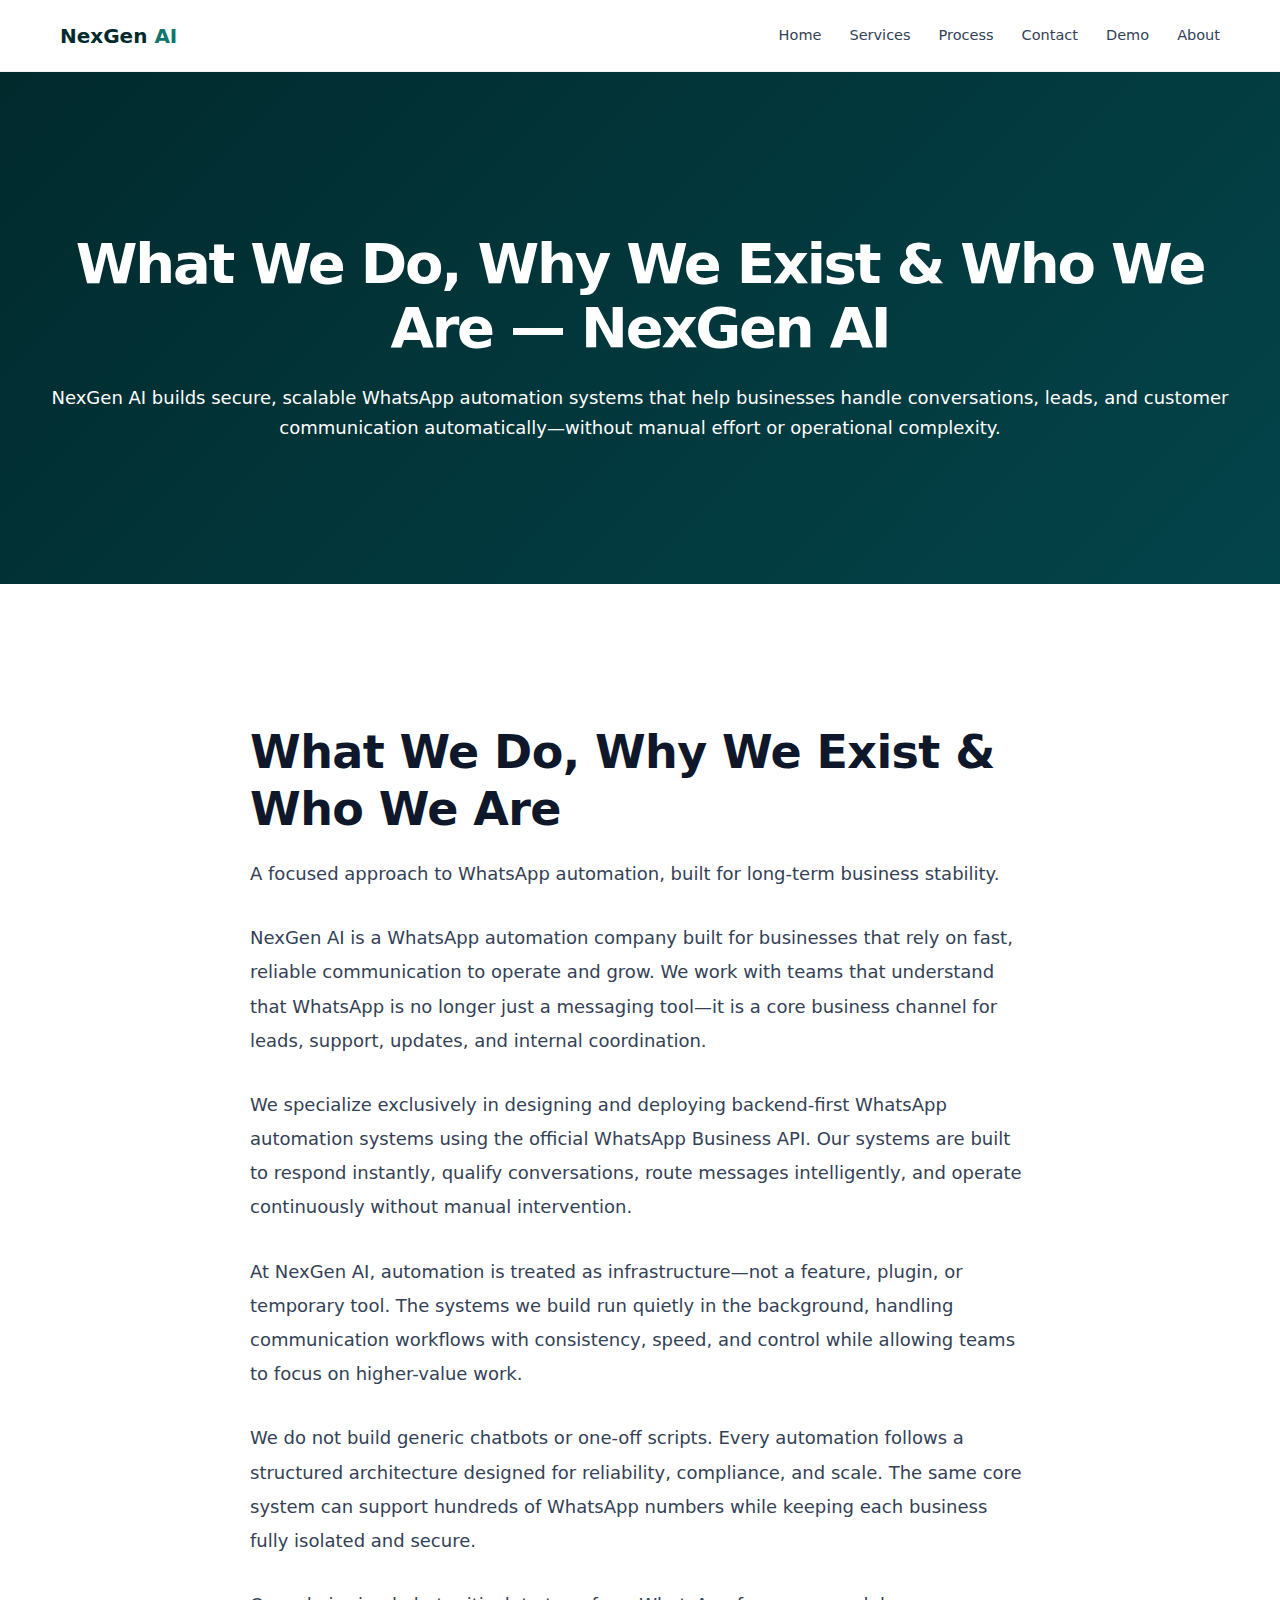
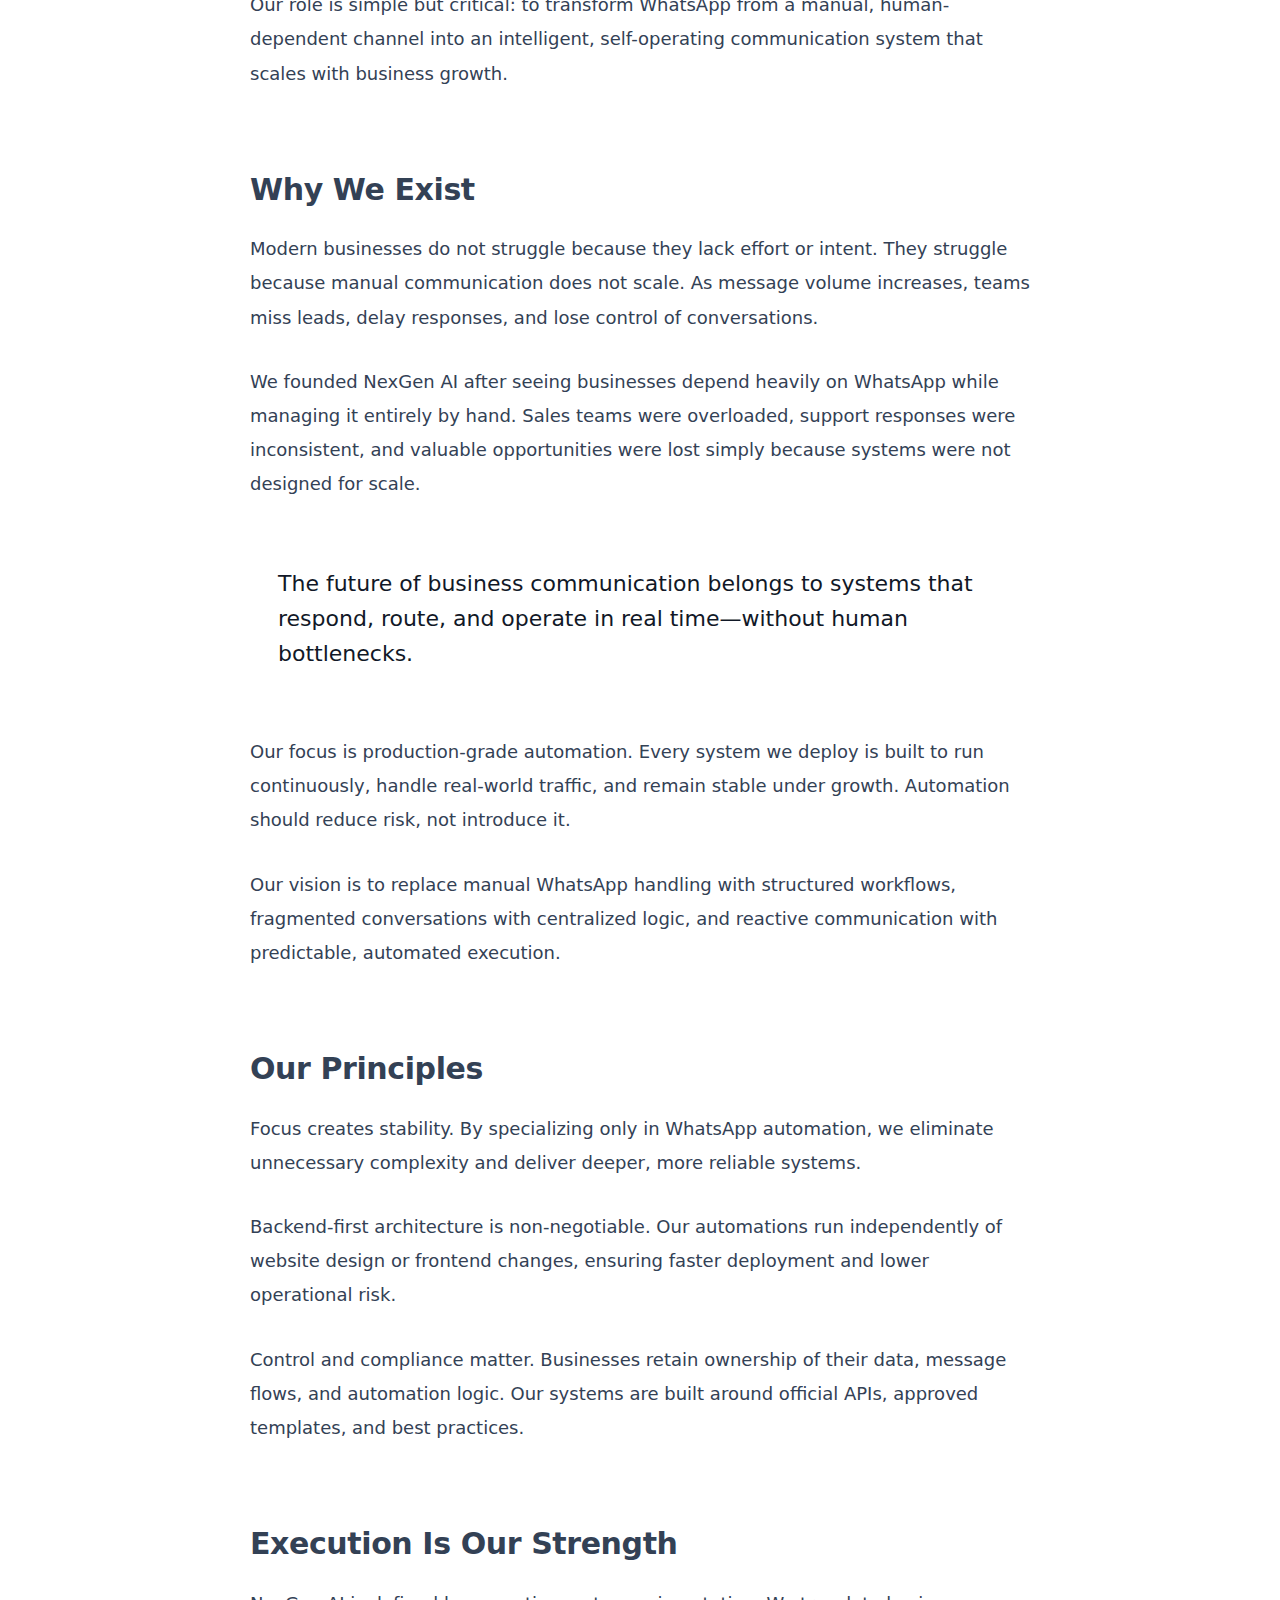
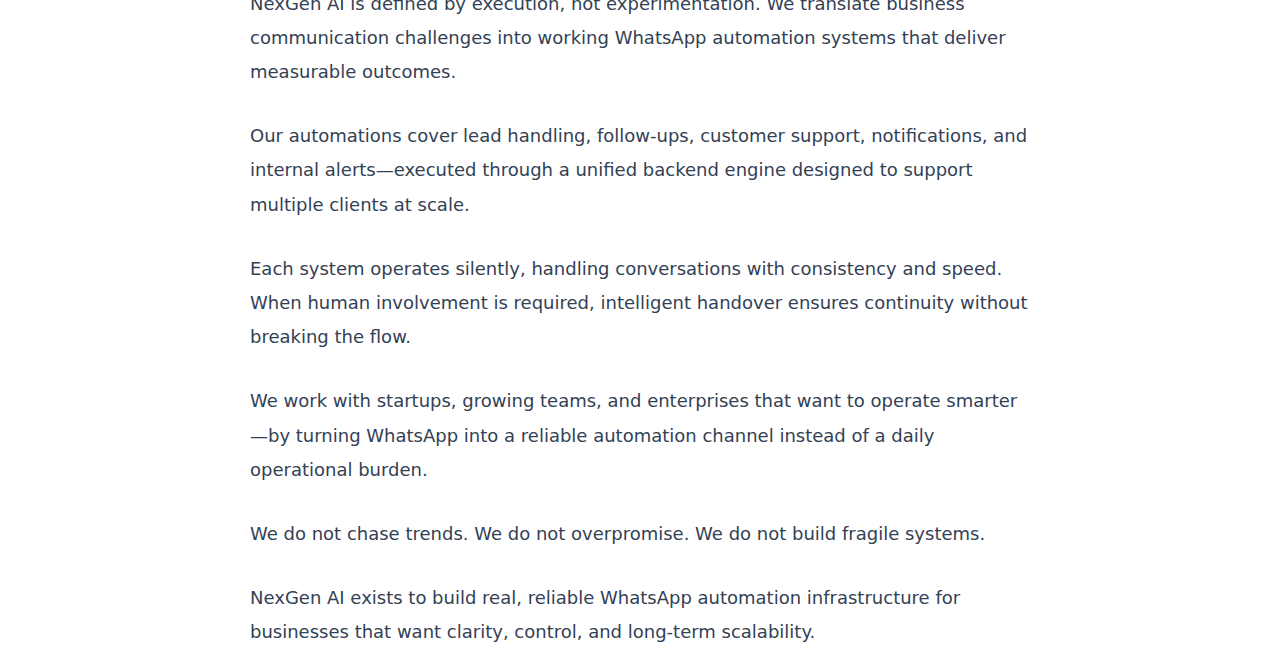
<file: about.html>
<!DOCTYPE html>
<html lang="en">
<head>
  <!-- ================= BASIC META ================= -->
  <meta charset="UTF-8">
  <meta name="viewport" content="width=device-width, initial-scale=1.0">

  <!-- ================= SEO META ================= -->
  <title>About Us – NexGen AI</title>

  <!-- ================= STYLES ================= -->
  <link rel="stylesheet" href="style.css">

<!-- ================= FAVICON (ICON ONLY – ALL PAGES) ================= -->
<link rel="icon" type="image/x-icon" href="/favicon.ico?v=6">

<link rel="icon" type="image/png" sizes="32x32" href="/favicon-32x32.png?v=6">
<link rel="icon" type="image/png" sizes="16x16" href="/favicon-16x16.png?v=6">

<link rel="icon" type="image/png" sizes="192x192" href="/favicon-192x192.png?v=6">
<link rel="icon" type="image/png" sizes="512x512" href="/favicon-512x512.png?v=6">

<link rel="apple-touch-icon" href="/apple-touch-icon.png?v=6">

<meta name="theme-color" content="#012a2d">

<!-- ================= ORGANIZATION SCHEMA ================= -->
<script type="application/ld+json">
{
  "@context": "https://schema.org",
  "@type": "Organization",
  "name": "NexGen AI",
  "url": "https://nexflowautomationai-code.github.io/NEXGEN.AI/",
  "logo": "https://nexflowautomationai-code.github.io/NEXGEN.AI/favicon-512.png",
  "sameAs": [
    "https://www.instagram.com/",
    "https://www.linkedin.com/"
  ]
}
</script>


</head>

<body>

<!-- ================= NAVBAR ================= -->
<header class="navbar" id="navbar">
  <div class="nav-container">

    <!-- Brand -->
    <div class="logo">
      NexGen <span>AI</span>
    </div>

    <!-- Navigation -->
    <nav class="nav-menu" id="navMenu">
  <a href="index.html#home" class="nav-link">Home</a>
  <a href="index.html#services" class="nav-link">Services</a>
  <a href="index.html#process" class="nav-link">Process</a>
  <a href="index.html#contact" class="nav-link">Contact</a>

  
  <a href="demo.html" class="nav-link">Demo</a>
  <a href="about.html" class="nav-link">About</a>
</nav>


   

    <!-- Hamburger -->
    <div class="hamburger" id="hamburger" aria-label="Toggle Menu">
      <span></span>
      <span></span>
      <span></span>
    </div>

  </div>
</header>




<!-- ================= ABOUT HEADER (LIKE HOME HERO) ================= -->
<section class="page-header" id="about">

  <h1>
    What We Do, Why We Exist & Who We Are — NexGen AI
  </h1>

  <p>
    NexGen AI builds secure, scalable WhatsApp automation systems that help
    businesses handle conversations, leads, and customer communication
    automatically—without manual effort or operational complexity.
  </p>

</section>

<!-- ================= ABOUT CONTENT ================= -->

<article class="about-article">

  <header class="article-header">
    <h1>What We Do, Why We Exist & Who We Are</h1>
    <p class="article-subtitle">
      A focused approach to WhatsApp automation, built for long-term business stability.
    </p>
  </header>

  <p>
    NexGen AI is a WhatsApp automation company built for businesses that rely on
    fast, reliable communication to operate and grow. We work with teams that
    understand that WhatsApp is no longer just a messaging tool—it is a core
    business channel for leads, support, updates, and internal coordination.
  </p>

  <p>
    We specialize exclusively in designing and deploying backend-first WhatsApp
    automation systems using the official WhatsApp Business API. Our systems are
    built to respond instantly, qualify conversations, route messages intelligently,
    and operate continuously without manual intervention.
  </p>

  <p>
    At NexGen AI, automation is treated as infrastructure—not a feature, plugin,
    or temporary tool. The systems we build run quietly in the background,
    handling communication workflows with consistency, speed, and control while
    allowing teams to focus on higher-value work.
  </p>

  <p>
    We do not build generic chatbots or one-off scripts. Every automation follows
    a structured architecture designed for reliability, compliance, and scale.
    The same core system can support hundreds of WhatsApp numbers while keeping
    each business fully isolated and secure.
  </p>

  <p>
    Our role is simple but critical: to transform WhatsApp from a manual,
    human-dependent channel into an intelligent, self-operating communication
    system that scales with business growth.
  </p>

  <h2>Why We Exist</h2>

  <p>
    Modern businesses do not struggle because they lack effort or intent.
    They struggle because manual communication does not scale. As message volume
    increases, teams miss leads, delay responses, and lose control of conversations.
  </p>

  <p>
    We founded NexGen AI after seeing businesses depend heavily on WhatsApp while
    managing it entirely by hand. Sales teams were overloaded, support responses
    were inconsistent, and valuable opportunities were lost simply because systems
    were not designed for scale.
  </p>

  <blockquote>
    The future of business communication belongs to systems that respond,
    route, and operate in real time—without human bottlenecks.
  </blockquote>

  <p>
    Our focus is production-grade automation. Every system we deploy is built
    to run continuously, handle real-world traffic, and remain stable under
    growth. Automation should reduce risk, not introduce it.
  </p>

  <p>
    Our vision is to replace manual WhatsApp handling with structured workflows,
    fragmented conversations with centralized logic, and reactive communication
    with predictable, automated execution.
  </p>

  <h2>Our Principles</h2>

  <p>
    Focus creates stability. By specializing only in WhatsApp automation, we
    eliminate unnecessary complexity and deliver deeper, more reliable systems.
  </p>

  <p>
    Backend-first architecture is non-negotiable. Our automations run independently
    of website design or frontend changes, ensuring faster deployment and lower
    operational risk.
  </p>

  <p>
    Control and compliance matter. Businesses retain ownership of their data,
    message flows, and automation logic. Our systems are built around official
    APIs, approved templates, and best practices.
  </p>

  <h2>Execution Is Our Strength</h2>

  <p>
    NexGen AI is defined by execution, not experimentation. We translate business
    communication challenges into working WhatsApp automation systems that
    deliver measurable outcomes.
  </p>

  <p>
    Our automations cover lead handling, follow-ups, customer support,
    notifications, and internal alerts—executed through a unified backend engine
    designed to support multiple clients at scale.
  </p>

  <p>
    Each system operates silently, handling conversations with consistency and
    speed. When human involvement is required, intelligent handover ensures
    continuity without breaking the flow.
  </p>

  <p>
    We work with startups, growing teams, and enterprises that want to operate
    smarter—by turning WhatsApp into a reliable automation channel instead of
    a daily operational burden.
  </p>

  <p>
    We do not chase trends. We do not overpromise. We do not build fragile systems.
  </p>

  <p>
    NexGen AI exists to build real, reliable WhatsApp automation infrastructure
    for businesses that want clarity, control, and long-term scalability.
  </p>

</article>

<!-- ================= SCRIPTS ================= -->
<script src="main.js"></script>
</file>
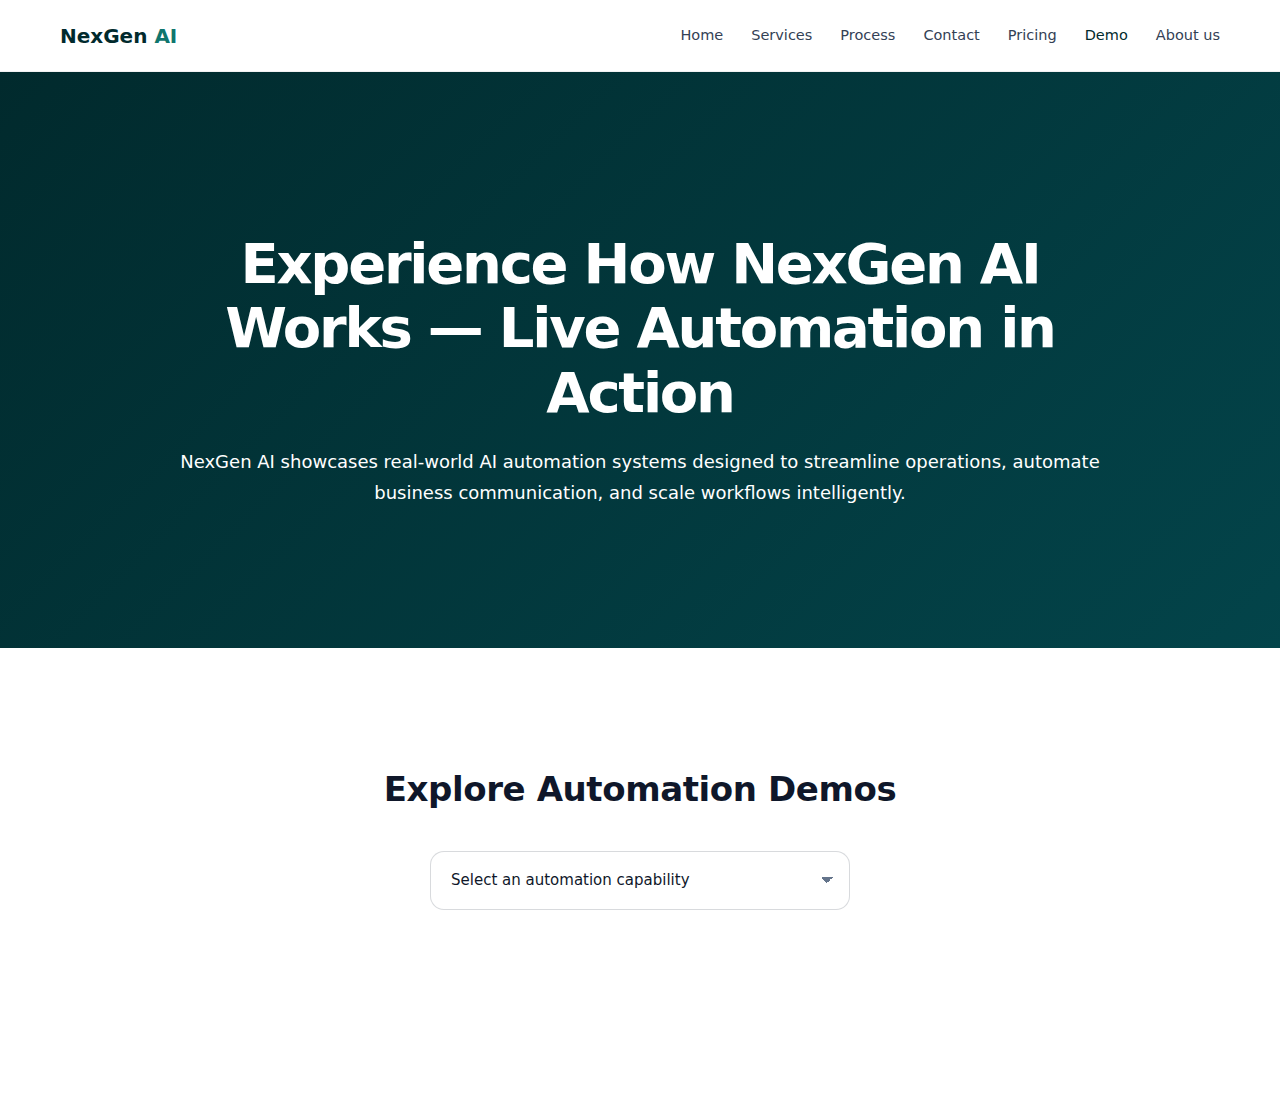
<file: demo.html>
<!DOCTYPE html>
<html lang="en">
<head>
  <meta charset="UTF-8" />
  <meta name="viewport" content="width=device-width, initial-scale=1.0" />
  <title>Demo – NexGen AI</title>

  <!-- CSS -->
  <link rel="stylesheet" href="style.css">


   <!-- ================= FAVICON (ICON ONLY – ALL PAGES) ================= -->
<link rel="icon" type="image/x-icon" href="/favicon.ico?v=6">

<link rel="icon" type="image/png" sizes="32x32" href="/favicon-32x32.png?v=6">
<link rel="icon" type="image/png" sizes="16x16" href="/favicon-16x16.png?v=6">

<link rel="icon" type="image/png" sizes="192x192" href="/favicon-192x192.png?v=6">
<link rel="icon" type="image/png" sizes="512x512" href="/favicon-512x512.png?v=6">

<link rel="apple-touch-icon" href="/apple-touch-icon.png?v=6">

<meta name="theme-color" content="#012a2d">

<!-- ================= ORGANIZATION SCHEMA ================= -->
<script type="application/ld+json">
{
  "@context": "https://schema.org",
  "@type": "Organization",
  "name": "NexGen AI",
  "url": "https://nexflowautomationai-code.github.io/NEXGEN.AI/",
  "logo": "https://nexflowautomationai-code.github.io/NEXGEN.AI/favicon-512.png",
  "sameAs": [
    "https://www.instagram.com/",
    "https://www.linkedin.com/"
  ]
}
</script>

</head>

<body>

 
<!-- ================= ORGANIZATION SCHEMA ================= -->
<script type="application/ld+json">
{
  "@context": "https://schema.org",
  "@type": "Organization",
  "name": "NexGen AI",
  "url": "https://nexflowautomationai-code.github.io/NEXGEN.AI/",
  "logo": "https://nexflowautomationai-code.github.io/NEXGEN.AI/images/Logo/nexgen-logo.png"
}
</script>

<!-- ================= NAVBAR ================= -->
<header class="navbar" id="navbar">
  <div class="nav-container">
    <div class="logo">NexGen <span>AI</span></div>

    <nav class="nav-menu" id="navMenu">
      <a href="index.html" class="nav-link">Home</a>
      <a href="index.html#services" class="nav-link">Services</a>
      <a href="index.html#process" class="nav-link">Process</a>
      <a href="index.html#contact" class="nav-link">Contact</a>
      <a href="pricing.html" class="nav-link">Pricing</a>
      <a href="demo.html" class="nav-link active">Demo</a>
      <a href="about.html" class="nav-link">About us</a>
    </nav>

    <div class="hamburger" id="hamburger">
      <span></span><span></span><span></span>
    </div>
  </div>
</header>

<!-- ================= DEMO HEADER ================= -->
<section class="page-header" id="demo">
  <div class="page-header-content">
    <h1>Experience How NexGen AI Works — Live Automation in Action</h1>
    <p>
      NexGen AI showcases real-world AI automation systems designed to streamline
      operations, automate business communication, and scale workflows intelligently.
    </p>
  </div>
</section>

<!-- ================= DEMO SECTION ================= -->
<section class="demo-section">
  <h2 class="demo-title">Explore Automation Demos</h2>

  <div class="automation-selector">
    <select id="automationType">
     <option value="">Select an automation capability</option>
        <option value="whatsapp">WhatsApp Automation</option>
        <option value="website">Website Automation</option>
        <option value="crm">CRM Automation</option>
        <option value="sales">Sales Automation</option>
        <option value="marketing">Marketing Automation</option>
        <option value="ads">Ads & Lead Routing</option>
        <option value="support">Customer Support Automation</option>
        <option value="orders">Order Management Automation</option>
        <option value="payments">Payment & Billing Automation</option>
        <option value="custom">Custom AI & Business Automation</option>
    </select>
  </div>

  <div class="demo-media-wrapper" id="mediaWrapper">

  <!-- Video -->
  <div class="demo-video">
    <iframe id="demoVideo" allowfullscreen></iframe>
  </div>

  <!-- Flowchart Image -->
  <div class="demo-image">
    <img id="demoImage" alt="Automation Flowchart" />
  </div>

</div>
<section>

<!-- JS -->
<!-- Script -->
<script src="main.js"></script>

</body>
</html>
</file>
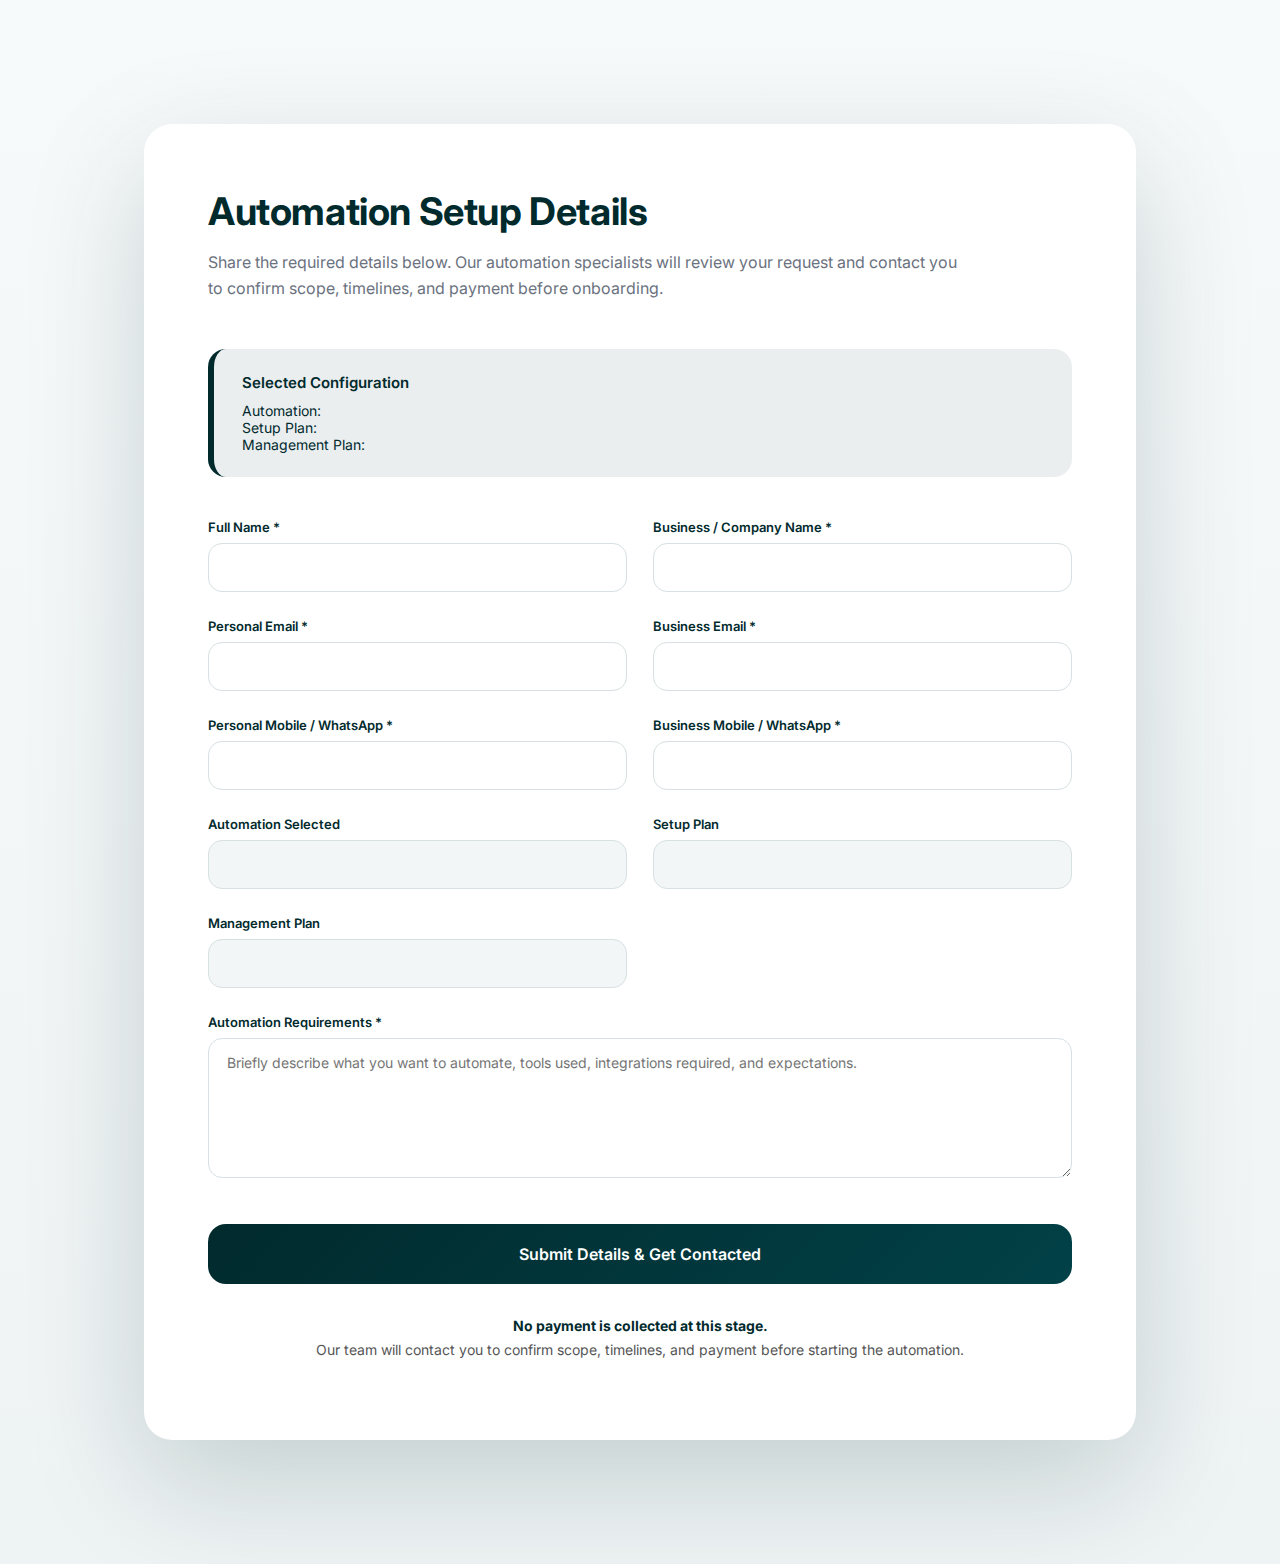
<file: payment-details-form.html>
<!DOCTYPE html>
<html lang="en">
<head>
  <meta charset="UTF-8">
  <title>Automation Setup – NexGen AI</title>
  <meta name="viewport" content="width=device-width, initial-scale=1.0">

  <!-- SINGLE FONT (EVERYWHERE) -->
  <style>
    @import url('https://fonts.googleapis.com/css2?family=Inter:wght@400;500;600;700&display=swap');
  </style>

  <style>
    :root {
      --brand: #012a2d;
      --brand-soft: rgba(1, 42, 45, 0.08);
      --muted: #6b7280;
      --bg: linear-gradient(180deg, #f7fafb 0%, #eef3f4 100%);
      --border: #d7e0e2;
    }

    * {
      box-sizing: border-box;
      font-family: 'Inter', sans-serif;
    }

    body {
      margin: 0;
      min-height: 100vh;
      background: var(--bg);
      color: var(--brand);
    }

    .wrapper {
      max-width: 1040px;
      margin: 100px auto;
      padding: 24px;
    }

    .card {
      background: #ffffff;
      border-radius: 28px;
      padding: 64px;
      box-shadow: 0 40px 120px rgba(1, 42, 45, 0.18);
    }

    h1 {
      font-size: 38px;
      font-weight: 700;
      margin: 0 0 12px;
      letter-spacing: -0.4px;
    }

    .subtitle {
      font-size: 16px;
      color: var(--muted);
      margin-bottom: 48px;
      max-width: 760px;
      line-height: 1.6;
    }

    /* SUMMARY */
    .summary {
      margin-bottom: 42px;
      padding: 24px 28px;
      background: var(--brand-soft);
      border-radius: 18px;
      border-left: 6px solid var(--brand);
      font-size: 14px;
    }

    .summary strong {
      display: block;
      margin-bottom: 10px;
      font-size: 15px;
      font-weight: 600;
    }

    .summary span {
      font-weight: 600;
    }

    /* GRID */
    .grid {
      display: grid;
      grid-template-columns: repeat(auto-fit, minmax(280px, 1fr));
      gap: 26px;
    }

    label {
      font-size: 13px;
      font-weight: 600;
      margin-bottom: 8px;
      display: block;
    }

    input,
    textarea {
      width: 100%;
      padding: 15px 18px;
      border-radius: 14px;
      border: 1px solid var(--border);
      font-size: 14px;
      outline: none;
      transition: 0.2s ease;
    }

    input:focus,
    textarea:focus {
      border-color: var(--brand);
      box-shadow: 0 0 0 3px rgba(1, 42, 45, 0.08);
    }

    input[readonly] {
      background: #f2f6f7;
      font-weight: 600;
      cursor: not-allowed;
    }

    textarea {
      resize: vertical;
      min-height: 140px;
    }

    .full {
      grid-column: 1 / -1;
    }

    /* BUTTON */
    .btn {
      margin-top: 42px;
      width: 100%;
      padding: 20px;
      background: linear-gradient(135deg, #012a2d, #014147);
      color: #fff;
      border: none;
      border-radius: 18px;
      font-size: 16px;
      font-weight: 600;
      cursor: pointer;
      transition: 0.25s ease;
    }

    .btn:hover {
      transform: translateY(-1px);
      box-shadow: 0 14px 36px rgba(1, 42, 45, 0.35);
    }

    .note {
      margin-top: 30px;
      font-size: 14px;
      color: #555;
      text-align: center;
      line-height: 1.7;
    }

    .note strong {
      color: var(--brand);
    }

    @media (max-width: 640px) {
      .card {
        padding: 40px 28px;
      }

      h1 {
        font-size: 30px;
      }
    }
  </style>
</head>

<body>

<div class="wrapper">
  <div class="card">

    <h1>Automation Setup Details</h1>
    <p class="subtitle">
      Share the required details below. Our automation specialists will review your request
      and contact you to confirm scope, timelines, and payment before onboarding.
    </p>

    <!-- SUMMARY -->
    <div class="summary">
      <strong>Selected Configuration</strong>
      Automation: <span id="sAutomation">—</span><br>
      Setup Plan: <span id="sSetup">—</span><br>
      Management Plan: <span id="sManagement">—</span>
    </div>

    <!-- FORM -->
    <form
      id="onboardingForm"
      action="https://formspree.io/f/xeeoyzjo"
      method="POST">

      <!-- FORMSpree redirect (ABSOLUTE URL – IMPORTANT) -->
      <input type="hidden" name="_redirect"
             value="https://nexflowautomationai-code.github.io/NEXGEN.AI/index.html">

      <div class="grid">

        <div>
          <label>Full Name *</label>
          <input type="text" name="full_name" required>
        </div>

        <div>
          <label>Business / Company Name *</label>
          <input type="text" name="business_name" required>
        </div>

        <div>
          <label>Personal Email *</label>
          <input type="email" name="personal_email" required>
        </div>

        <div>
          <label>Business Email *</label>
          <input type="email" name="business_email" required>
        </div>

        <div>
          <label>Personal Mobile / WhatsApp *</label>
          <input type="tel" name="personal_mobile" required>
        </div>

        <div>
          <label>Business Mobile / WhatsApp *</label>
          <input type="tel" name="business_mobile" required>
        </div>

        <div>
          <label>Automation Selected</label>
          <input id="autoAutomation" name="automation_selected" readonly>
        </div>

        <div>
          <label>Setup Plan</label>
          <input id="autoSetup" name="setup_plan" readonly>
        </div>

        <div>
          <label>Management Plan</label>
          <input id="autoManagement" name="management_plan" readonly>
        </div>

        <div class="full">
          <label>Automation Requirements *</label>
          <textarea
            name="automation_requirements"
            required
            placeholder="Briefly describe what you want to automate, tools used, integrations required, and expectations."></textarea>
        </div>

      </div>

      <button type="submit" class="btn">
        Submit Details & Get Contacted
      </button>

    </form>

    <p class="note">
      <strong>No payment is collected at this stage.</strong><br>
      Our team will contact you to confirm scope, timelines, and payment before starting the automation.
    </p>

  </div>
</div>

<!-- AUTO-FILL + FALLBACK REDIRECT -->
<script>
  const params = new URLSearchParams(window.location.search);

  const automation = params.get("automation") || "";
  const setup = params.get("setup") || "";
  const management = params.get("management") || "";

  document.getElementById("autoAutomation").value = automation;
  document.getElementById("autoSetup").value = setup;
  document.getElementById("autoManagement").value = management;

  document.getElementById("sAutomation").innerText = automation;
  document.getElementById("sSetup").innerText = setup;
  document.getElementById("sManagement").innerText = management;

  // JS fallback redirect (guaranteed)
  document.getElementById("onboardingForm").addEventListener("submit", () => {
    setTimeout(() => {
      window.location.href =
        "https://nexflowautomationai-code.github.io/NEXGEN.AI/index.html";
    }, 1200);
  });
</script>

</body>
</html>
</file>
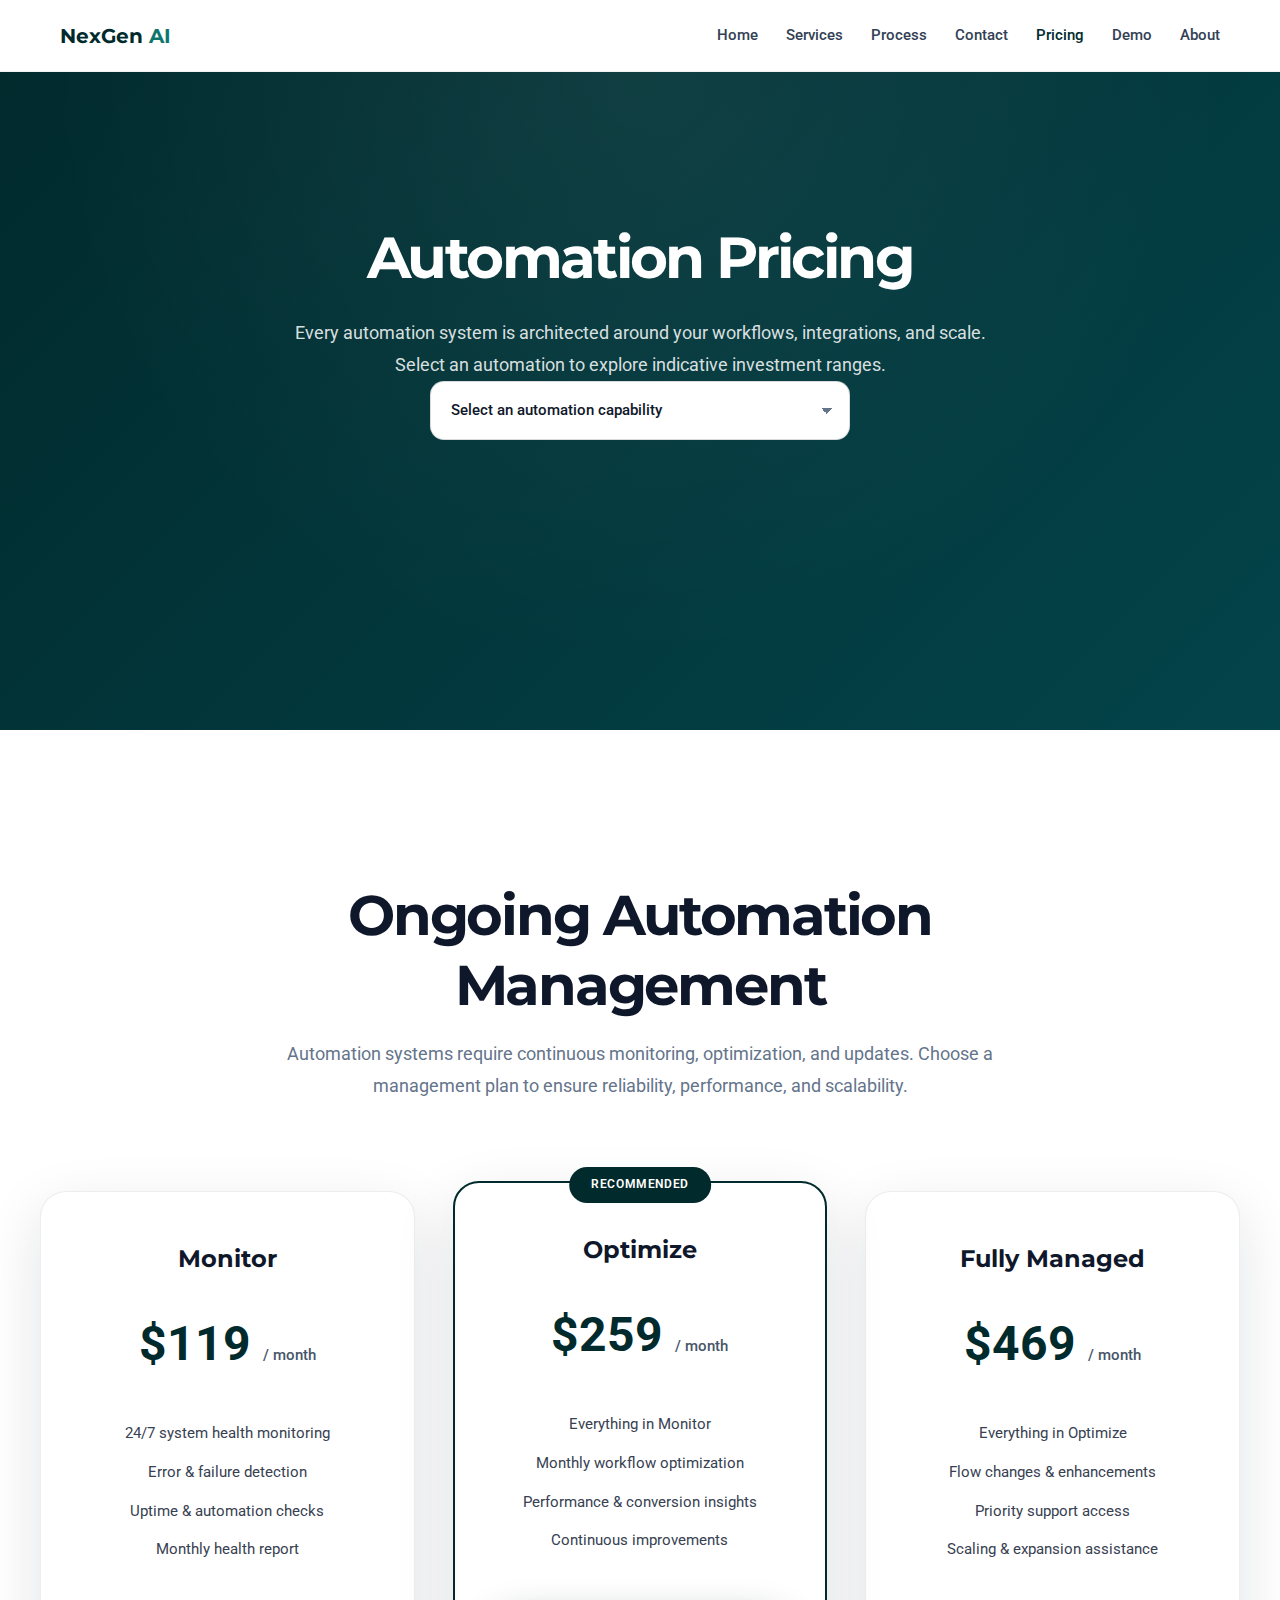
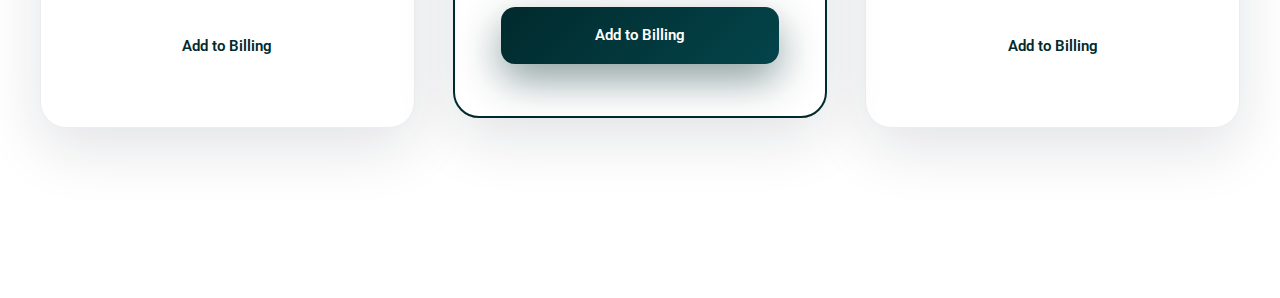
<file: pricing.html>
<!DOCTYPE html>
<html lang="en">
<head>
  <meta charset="UTF-8">
  <meta name="viewport" content="width=device-width, initial-scale=1.0">
  <title>NexGen AI – Automation Pricing</title>

  <!-- Fonts -->
  <link href="https://fonts.googleapis.com/css2?family=Montserrat:wght@600;700&family=Roboto:wght@400;500&display=swap" rel="stylesheet">

  <!-- Styles -->
  <link rel="stylesheet" href="style.css">
</head>

<body>

<!-- ================= NAVBAR ================= -->
<header class="navbar" id="navbar">
  <div class="nav-container">

    <div class="logo">NexGen <span>AI</span></div>

    <nav class="nav-menu" id="navMenu">
      <a href="index.html" class="nav-link">Home</a>
      <a href="index.html#services" class="nav-link">Services</a>
      <a href="index.html#process" class="nav-link">Process</a>
      <a href="index.html#contact" class="nav-link">Contact</a>
      <a href="pricing.html" class="nav-link active">Pricing</a>
      <a href="demo.html" class="nav-link">Demo</a>
      <a href="about.html" class="nav-link">About</a>
    </nav>

  </div>
</header>



<!-- ================= PRICING SECTION ================= -->
<section class="pricing-section" id="pricing">

  <div class="pricing-header">
    <h1>Automation Pricing</h1>
    <p class="pricing-subtitle">
      Every automation system is architected around your workflows,
      integrations, and scale. Select an automation to explore
      indicative investment ranges.
    </p>

    

    <div class="automation-selector">
      <select id="automationType">
        <option value="">Select an automation capability</option>
        <option value="whatsapp">WhatsApp Automation</option>
        <option value="website">Website Automation</option>
        <option value="crm">CRM Automation</option>
        <option value="sales">Sales Automation</option>
        <option value="marketing">Marketing Automation</option>
        <option value="ads">Ads & Lead Routing</option>
        <option value="support">Customer Support Automation</option>
        <option value="orders">Order Management Automation</option>
        <option value="payments">Payment & Billing Automation</option>
        <option value="custom">Custom AI & Business Automation</option>
      </select>
    </div>
  </div>

  <!-- ================= SETUP PRICING ================= -->
  <div id="pricingCards" class="pricing-grid hidden">

    <!-- ================= BASIC PLAN ================= -->
<div class="pricing-card" data-plan="basic">
  <span class="tier">Foundation</span>
  <h3>Core Automation</h3>

  <p class="price" id="basicPrice" aria-live="polite">
    <!-- injected by JS -->
  </p>

  <ul id="basicFeatures" class="feature-list">
    <!-- injected by JS -->
  </ul>

  <button
    type="button"
    class="btn-outline select-setup"
    data-setup="basic"
  >
  
    Select Setup Plan
  </button>
</div>

<!-- ================= ADVANCED PLAN ================= -->
<div class="pricing-card featured" data-plan="advanced">
  <span class="tier">System</span>
  <h3>Operational Automation</h3>

  <p class="price" id="advancedPrice" aria-live="polite">
    <!-- injected by JS -->
  </p>

  <ul id="advancedFeatures" class="feature-list">
    <!-- injected by JS -->
  </ul>

  <button
    type="button"
    class="btn-primary select-setup"
    data-setup="advanced"
  >
    Select Setup Plan
  </button>
</div>

<!-- ================= PREMIUM PLAN ================= -->
<div class="pricing-card" data-plan="premium">
  <span class="tier">Scale</span>
  <h3>Intelligent Automation</h3>

  <p class="price" id="premiumPrice" aria-live="polite">
    <!-- injected by JS -->
  </p>

  <ul id="premiumFeatures" class="feature-list">
    <!-- injected by JS -->
  </ul>

  <button
    type="button"
    class="btn-outline select-setup"
    data-setup="premium"
  >
    Select Setup Plan
  </button>
</div>


  </div>
</section>

<!-- ================= MONTHLY MANAGEMENT ================= -->
<section class="management-section" id="management">

  <div class="management-header">
    <h2>Ongoing Automation Management</h2>
    <p>
      Automation systems require continuous monitoring, optimization,
      and updates. Choose a management plan to ensure reliability,
      performance, and scalability.
    </p>
  </div>

  <div class="management-grid">

    <div class="management-card">
      <h3>Monitor</h3>
      <p class="price">$119 <span>/ month</span></p>
      <ul>
        <li>24/7 system health monitoring</li>
        <li>Error & failure detection</li>
        <li>Uptime & automation checks</li>
        <li>Monthly health report</li>
      </ul>
      <button class="btn-outline" data-plan="monitor">
        Add to Billing
      </button>
    </div>

    <div class="management-card featured">
      <span class="plan-badge">Recommended</span>
      <h3>Optimize</h3>
      <p class="price">$259 <span>/ month</span></p>
      <ul>
        <li>Everything in Monitor</li>
        <li>Monthly workflow optimization</li>
        <li>Performance & conversion insights</li>
        <li>Continuous improvements</li>
      </ul>
      <button class="btn-primary" data-plan="optimize">
        Add to Billing
      </button>
    </div>

    <div class="management-card">
      <h3>Fully Managed</h3>
      <p class="price">$469 <span>/ month</span></p>
      <ul>
        <li>Everything in Optimize</li>
        <li>Flow changes & enhancements</li>
        <li>Priority support access</li>
        <li>Scaling & expansion assistance</li>
      </ul>
      <button class="btn-outline" data-plan="managed">
        Add to Billing
      </button>
    </div>

  </div>
</section>

<!-- ================= BILLING SUMMARY ================= -->
<section id="billingSection" class="billing-section premium-billing hidden">

  <div class="billing-header">
    <h2>Billing Summary</h2>
    <p class="billing-subtext">
      Review your selected automation and confirm to securely proceed with payment.
    </p>
  </div>

  <div class="billing-card">

    <div class="billing-item">
      <span class="label">Automation Selected</span>
      <strong id="billAutomation" class="value">—</strong>
    </div>

    <div class="billing-item">
      <span class="label">One-Time Setup</span>
      <strong id="billSetup" class="value">—</strong>
    </div>

    <div class="billing-item">
      <span class="label">Monthly Management</span>
      <strong id="billManagement" class="value">—</strong>
    </div>

    <div class="billing-divider"></div>

    <div class="billing-item total">
      <span class="label">Total Due Today</span>
      <strong id="billTotal" class="value">$0</strong>
    </div>

  </div>

  <p class="billing-note">
    Your automation system will be custom-built after payment confirmation.
  </p>

  <button class="btn-primary billing-btn">
    Secure Payment & Start Automation
  </button>

  <p class="billing-trust">
    Secure checkout • No hidden fees • Professional onboarding
  </p>

</section>

<!-- ================= SCRIPTS ================= -->
<script src="pricing.js"></script>
<script src="https://checkout.razorpay.com/v1/checkout.js"></script>

</body>
</html>
</file>
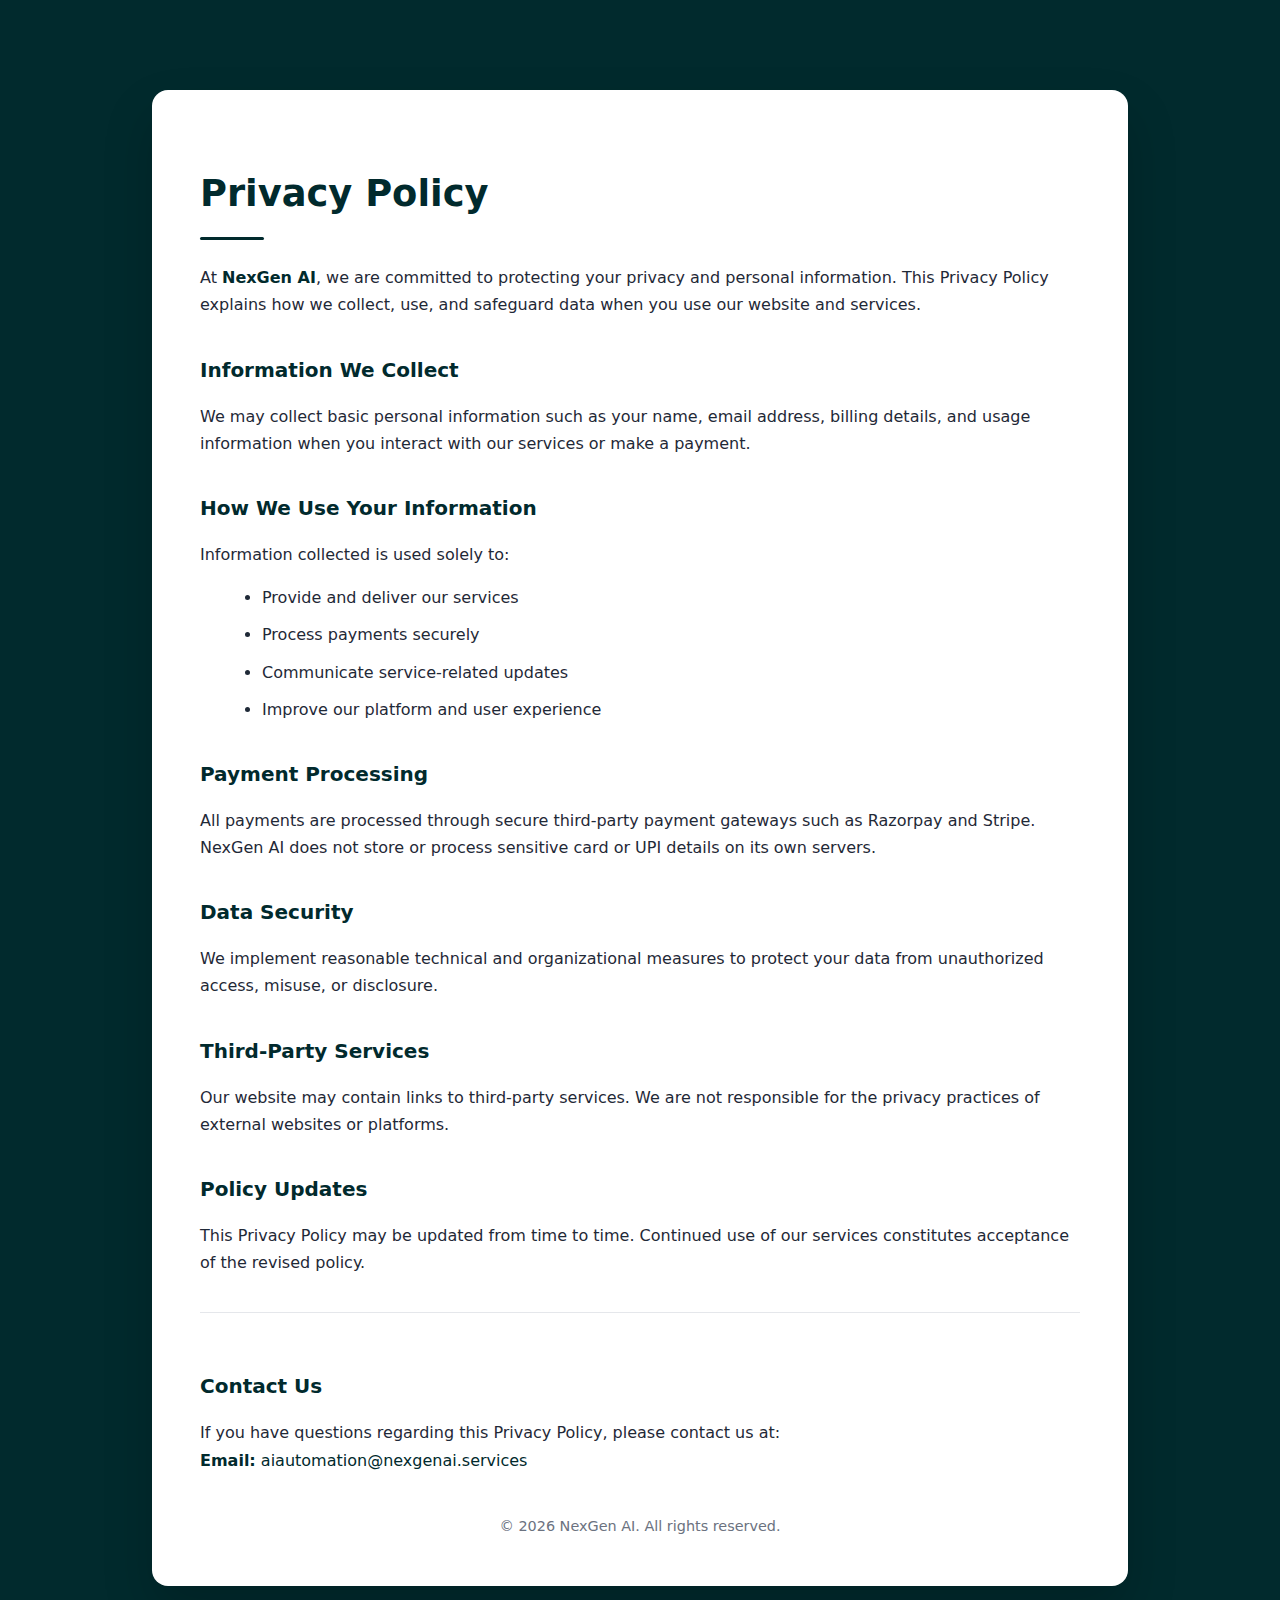
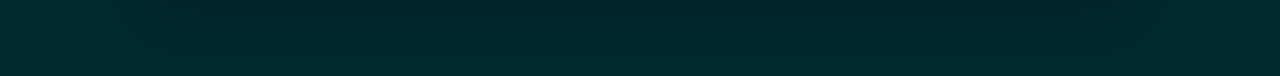
<file: privacy-policy.html>
<!-- ================= FAVICON (ICON ONLY – ALL PAGES) ================= -->
<link rel="icon" type="image/x-icon" href="/favicon.ico?v=6">

<link rel="icon" type="image/png" sizes="32x32" href="/favicon-32x32.png?v=6">
<link rel="icon" type="image/png" sizes="16x16" href="/favicon-16x16.png?v=6">

<link rel="icon" type="image/png" sizes="192x192" href="/favicon-192x192.png?v=6">
<link rel="icon" type="image/png" sizes="512x512" href="/favicon-512x512.png?v=6">

<link rel="apple-touch-icon" href="/apple-touch-icon.png?v=6">

<meta name="theme-color" content="#012a2d">

<!-- ================= ORGANIZATION SCHEMA ================= -->
<script type="application/ld+json">
{
  "@context": "https://schema.org",
  "@type": "Organization",
  "name": "NexGen AI",
  "url": "https://nexflowautomationai-code.github.io/NEXGEN.AI/",
  "logo": "https://nexflowautomationai-code.github.io/NEXGEN.AI/favicon-512.png",
  "sameAs": [
    "https://www.instagram.com/",
    "https://www.linkedin.com/"
  ]
}
</script>



<head>
  <meta charset="UTF-8">
  <title>Privacy Policy | NexGen AI</title>

  <style>
    body {
      margin: 0;
      font-family: Inter, system-ui, -apple-system, BlinkMacSystemFont, sans-serif;
      background-color: #012a2d;
      color: #1f2937;
      line-height: 1.7;
    }

    .policy-container {
      max-width: 880px;
      margin: 90px auto;
      padding: 48px;
      background-color: #ffffff;
      border-radius: 16px;
      box-shadow: 0 25px 50px rgba(0, 0, 0, 0.18);
    }

    h1 {
      font-size: 2.3rem;
      margin-bottom: 24px;
      color: #012a2d;
    }

    h1::after {
      content: "";
      display: block;
      width: 64px;
      height: 3px;
      background-color: #012a2d;
      margin-top: 12px;
      border-radius: 2px;
    }

    h2 {
      font-size: 1.25rem;
      margin-top: 34px;
      margin-bottom: 12px;
      color: #012a2d;
    }

    p {
      font-size: 1rem;
      margin-bottom: 14px;
      color: #1f2937;
    }

    ul {
      margin-left: 22px;
      margin-bottom: 22px;
    }

    ul li {
      margin-bottom: 10px;
      color: #1f2937;
    }

    strong {
      color: #012a2d;
      font-weight: 600;
    }

    .contact {
      margin-top: 36px;
      padding-top: 22px;
      border-top: 1px solid #e5e7eb;
    }

    a {
      color: #012a2d;
      text-decoration: none;
      font-weight: 500;
    }

    a:hover {
      text-decoration: underline;
    }

    footer {
      text-align: center;
      margin-top: 40px;
      font-size: 0.9rem;
      color: #6b7280;
    }

    @media (max-width: 768px) {
      .policy-container {
        margin: 40px 16px;
        padding: 30px;
      }

      h1 {
        font-size: 1.8rem;
      }
    }
  </style>
</head>

<body>

  <div class="policy-container">

    <h1>Privacy Policy</h1>

    <p>
      At <strong>NexGen AI</strong>, we are committed to protecting your privacy and
      personal information. This Privacy Policy explains how we collect, use, and
      safeguard data when you use our website and services.
    </p>

    <h2>Information We Collect</h2>
    <p>
      We may collect basic personal information such as your name, email address,
      billing details, and usage information when you interact with our services or
      make a payment.
    </p>

    <h2>How We Use Your Information</h2>
    <p>
      Information collected is used solely to:
    </p>
    <ul>
      <li>Provide and deliver our services</li>
      <li>Process payments securely</li>
      <li>Communicate service-related updates</li>
      <li>Improve our platform and user experience</li>
    </ul>

    <h2>Payment Processing</h2>
    <p>
      All payments are processed through secure third-party payment gateways such as
      Razorpay and Stripe. NexGen AI does not store or process sensitive card or UPI
      details on its own servers.
    </p>

    <h2>Data Security</h2>
    <p>
      We implement reasonable technical and organizational measures to protect your
      data from unauthorized access, misuse, or disclosure.
    </p>

    <h2>Third-Party Services</h2>
    <p>
      Our website may contain links to third-party services. We are not responsible
      for the privacy practices of external websites or platforms.
    </p>

    <h2>Policy Updates</h2>
    <p>
      This Privacy Policy may be updated from time to time. Continued use of our
      services constitutes acceptance of the revised policy.
    </p>

    <div class="contact">
      <h2>Contact Us</h2>
      <p>
        If you have questions regarding this Privacy Policy, please contact us at:
        <br>
        <strong>Email:</strong>
        <a href="mailto:aiautomation@nexgenai.services">aiautomation@nexgenai.services</a>
      </p>
    </div>

    <footer>
      © 2026 NexGen AI. All rights reserved.
    </footer>

  </div>

</body>
</html>
</file>
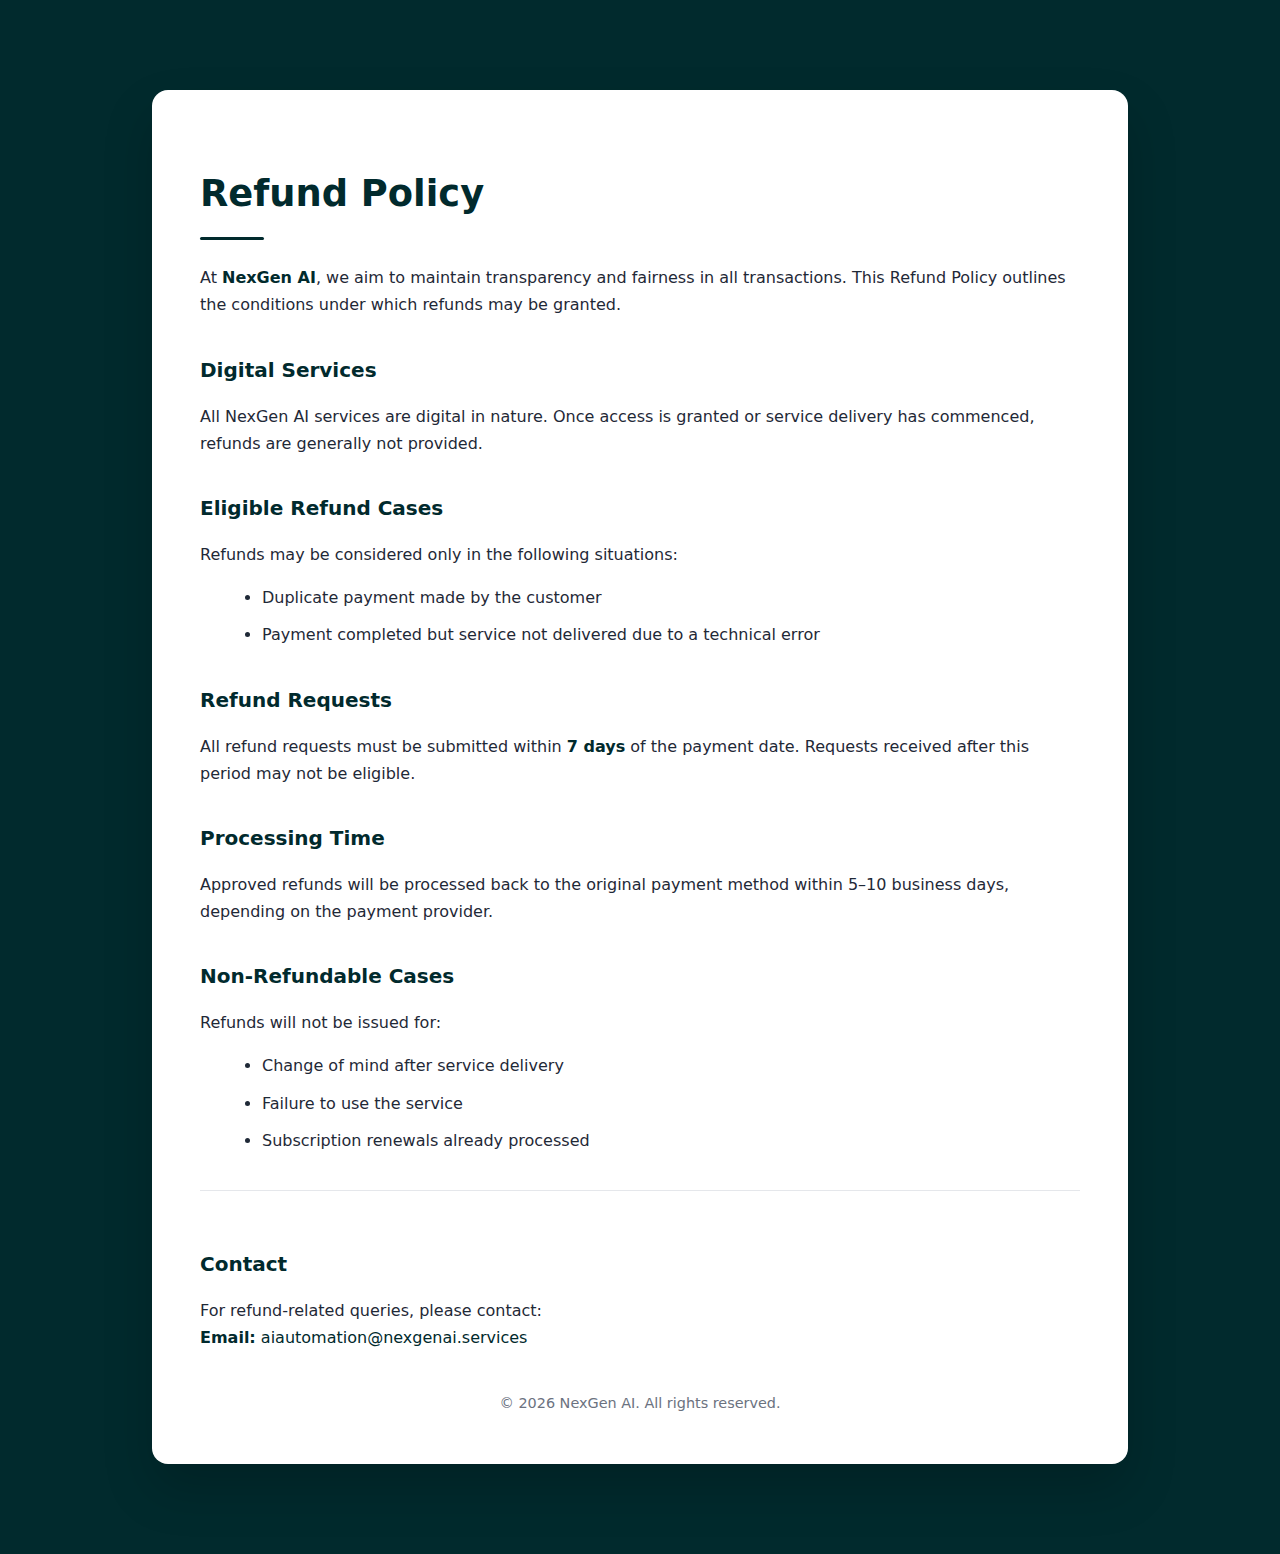
<file: refund.html>
<!DOCTYPE html>
<html lang="en">
  <!-- ================= FAVICON (ICON ONLY – ALL PAGES) ================= -->
<link rel="icon" type="image/x-icon"
      href="https://nexflowautomationai-code.github.io/NEXGEN.AI/images/Logo/favicon.ico?v=1">

<link rel="icon" type="image/png" sizes="32x32"
      href="https://nexflowautomationai-code.github.io/NEXGEN.AI/images/Logo/favicon-32x32.png?v=1">

<link rel="icon" type="image/png" sizes="16x16"
      href="https://nexflowautomationai-code.github.io/NEXGEN.AI/images/Logo/favicon-16x16.png?v=1">

<link rel="apple-touch-icon"
      href="https://nexflowautomationai-code.github.io/NEXGEN.AI/images/Logo/apple-touch-icon.png?v=1">

      <!-- ================= ORGANIZATION SCHEMA ================= -->
<script type="application/ld+json">
{
  "@context": "https://schema.org",
  "@type": "Organization",
  "name": "NexGen AI",
  "url": "https://nexflowautomationai-code.github.io/NEXGEN.AI/",
  "logo": "https://nexflowautomationai-code.github.io/NEXGEN.AI/images/Logo/favicon-512.png",
  "sameAs": [
    "https://www.instagram.com/",
    "https://www.linkedin.com/"
  ]
}
</script>


<head>
  <meta charset="UTF-8">
  <title>Refund Policy | NexGen AI</title>

  <style>
    body {
      margin: 0;
      font-family: Inter, system-ui, -apple-system, BlinkMacSystemFont, sans-serif;
      background-color: #012a2d;
      color: #1f2937;
      line-height: 1.7;
    }

    .policy-container {
      max-width: 880px;
      margin: 90px auto;
      padding: 48px;
      background-color: #ffffff;
      border-radius: 16px;
      box-shadow: 0 25px 50px rgba(0, 0, 0, 0.18);
    }

    h1 {
      font-size: 2.3rem;
      margin-bottom: 24px;
      color: #012a2d;
    }

    h1::after {
      content: "";
      display: block;
      width: 64px;
      height: 3px;
      background-color: #012a2d;
      margin-top: 12px;
      border-radius: 2px;
    }

    h2 {
      font-size: 1.25rem;
      margin-top: 34px;
      margin-bottom: 12px;
      color: #012a2d;
    }

    p {
      font-size: 1rem;
      margin-bottom: 14px;
      color: #1f2937;
    }

    ul {
      margin-left: 22px;
      margin-bottom: 22px;
    }

    ul li {
      margin-bottom: 10px;
      color: #1f2937;
    }

    strong {
      color: #012a2d;
      font-weight: 600;
    }

    .contact {
      margin-top: 36px;
      padding-top: 22px;
      border-top: 1px solid #e5e7eb;
    }

    a {
      color: #012a2d;
      text-decoration: none;
      font-weight: 500;
    }

    a:hover {
      text-decoration: underline;
    }

    footer {
      text-align: center;
      margin-top: 40px;
      font-size: 0.9rem;
      color: #6b7280;
    }

    @media (max-width: 768px) {
      .policy-container {
        margin: 40px 16px;
        padding: 30px;
      }

      h1 {
        font-size: 1.8rem;
      }
    }
  </style>
</head>

<body>

  <div class="policy-container">

    <h1>Refund Policy</h1>

    <p>
      At <strong>NexGen AI</strong>, we aim to maintain transparency and fairness in all
      transactions. This Refund Policy outlines the conditions under which refunds
      may be granted.
    </p>

    <h2>Digital Services</h2>
    <p>
      All NexGen AI services are digital in nature. Once access is granted or service
      delivery has commenced, refunds are generally not provided.
    </p>

    <h2>Eligible Refund Cases</h2>
    <p>
      Refunds may be considered only in the following situations:
    </p>
    <ul>
      <li>Duplicate payment made by the customer</li>
      <li>Payment completed but service not delivered due to a technical error</li>
    </ul>

    <h2>Refund Requests</h2>
    <p>
      All refund requests must be submitted within <strong>7 days</strong> of the
      payment date. Requests received after this period may not be eligible.
    </p>

    <h2>Processing Time</h2>
    <p>
      Approved refunds will be processed back to the original payment method within
      5–10 business days, depending on the payment provider.
    </p>

    <h2>Non-Refundable Cases</h2>
    <p>
      Refunds will not be issued for:
    </p>
    <ul>
      <li>Change of mind after service delivery</li>
      <li>Failure to use the service</li>
      <li>Subscription renewals already processed</li>
    </ul>

    <div class="contact">
      <h2>Contact</h2>
      <p>
        For refund-related queries, please contact:
        <br>
        <strong>Email:</strong>
        <a href="mailto:aiautomation@nexgenai.services">aiautomation@nexgenai.services</a>
      </p>
    </div>

    <footer>
      © 2026 NexGen AI. All rights reserved.
    </footer>

  </div>

</body>
</html>
</file>
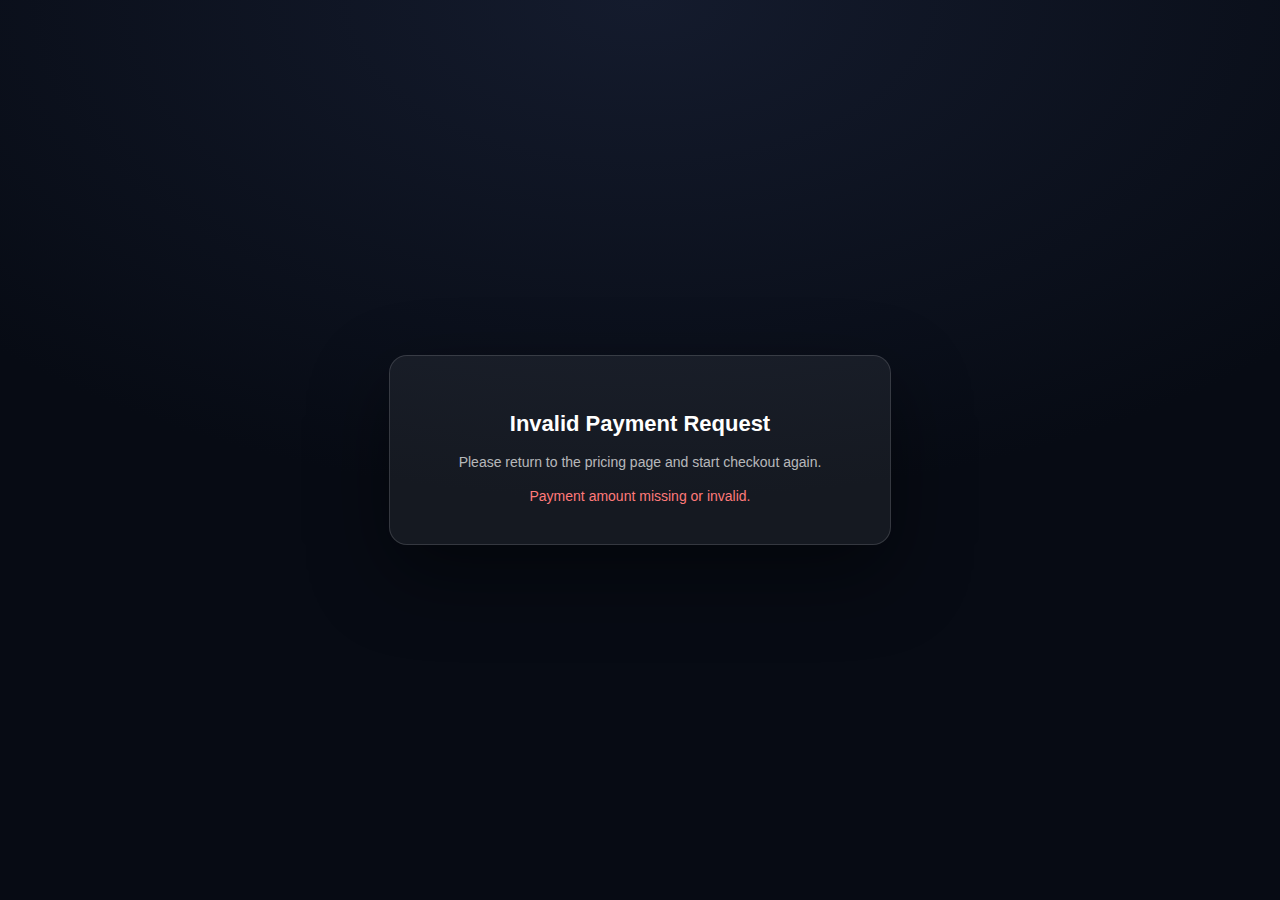
<file: rozarpay.html>
<!DOCTYPE html>
<html lang="en">
<head>
  <meta charset="UTF-8">
  <title>Secure Payment | NexGen AI</title>
  <meta name="viewport" content="width=device-width, initial-scale=1.0">
  <meta name="robots" content="noindex,nofollow">

  <!-- Razorpay SDK -->
  <script src="https://checkout.razorpay.com/v1/checkout.js"></script>

  <style>
    body {
      margin: 0;
      min-height: 100vh;
      display: flex;
      align-items: center;
      justify-content: center;
      background: radial-gradient(900px 500px at top, #141b2d, #070b14);
      font-family: Inter, Arial, sans-serif;
      color: #fff;
    }

    .payment-box {
      background: rgba(255,255,255,0.06);
      border: 1px solid rgba(255,255,255,0.14);
      border-radius: 18px;
      padding: 40px;
      max-width: 420px;
      width: 100%;
      text-align: center;
      box-shadow: 0 30px 80px rgba(0,0,0,0.45);
    }

    .payment-box h1 {
      font-size: 22px;
      margin-bottom: 10px;
    }

    .payment-box p {
      font-size: 14px;
      color: rgba(255,255,255,0.7);
      line-height: 1.6;
    }

    .loader {
      margin: 30px auto 10px;
      width: 46px;
      height: 46px;
      border-radius: 50%;
      border: 4px solid rgba(255,255,255,0.2);
      border-top-color: #5b7cfa;
      animation: spin 1s linear infinite;
    }

    @keyframes spin {
      to { transform: rotate(360deg); }
    }

    .error {
      color: #ff7a7a;
      margin-top: 12px;
      font-size: 14px;
    }
  </style>
</head>

<body>

<div class="payment-box" id="box">
  <h1>Redirecting to Secure Payment</h1>
  <p>Please wait while we open the Razorpay checkout.</p>
  <div class="loader"></div>
</div>

<script>
  const params = new URLSearchParams(window.location.search);
  const amount = Number(params.get("amount"));

  // 🔒 HARD BLOCK INVALID ACCESS
  if (!amount || amount <= 0 || isNaN(amount)) {
    document.getElementById("box").innerHTML = `
      <h1>Invalid Payment Request</h1>
      <p>Please return to the pricing page and start checkout again.</p>
      <div class="error">Payment amount missing or invalid.</div>
    `;
    throw new Error("Invalid Razorpay amount");
  }

  const options = {
    key: "rzp_test_S1PLJd4dAf9B5M", // ✅ KEY ID ONLY (never secret)
    amount: amount * 100,          // Razorpay uses paise
    currency: "INR",
    name: "NexGen AI",
    description: "Automation Setup",
    image: "https://yourdomain.com/logo.png",

    handler: function (response) {
      // ✅ Payment success
      window.location.href = "/payment/success.html";
    },

    modal: {
      ondismiss: function () {
        // ❌ User closed payment
        window.location.href = "/payment/cancel.html";
      }
    },

    theme: {
      color: "#5b7cfa"
    }
  };

  // Small delay = smoother UX
  setTimeout(() => {
    const rzp = new Razorpay(options);
    rzp.open();
  }, 600);
</script>

</body>
</html>
</file>
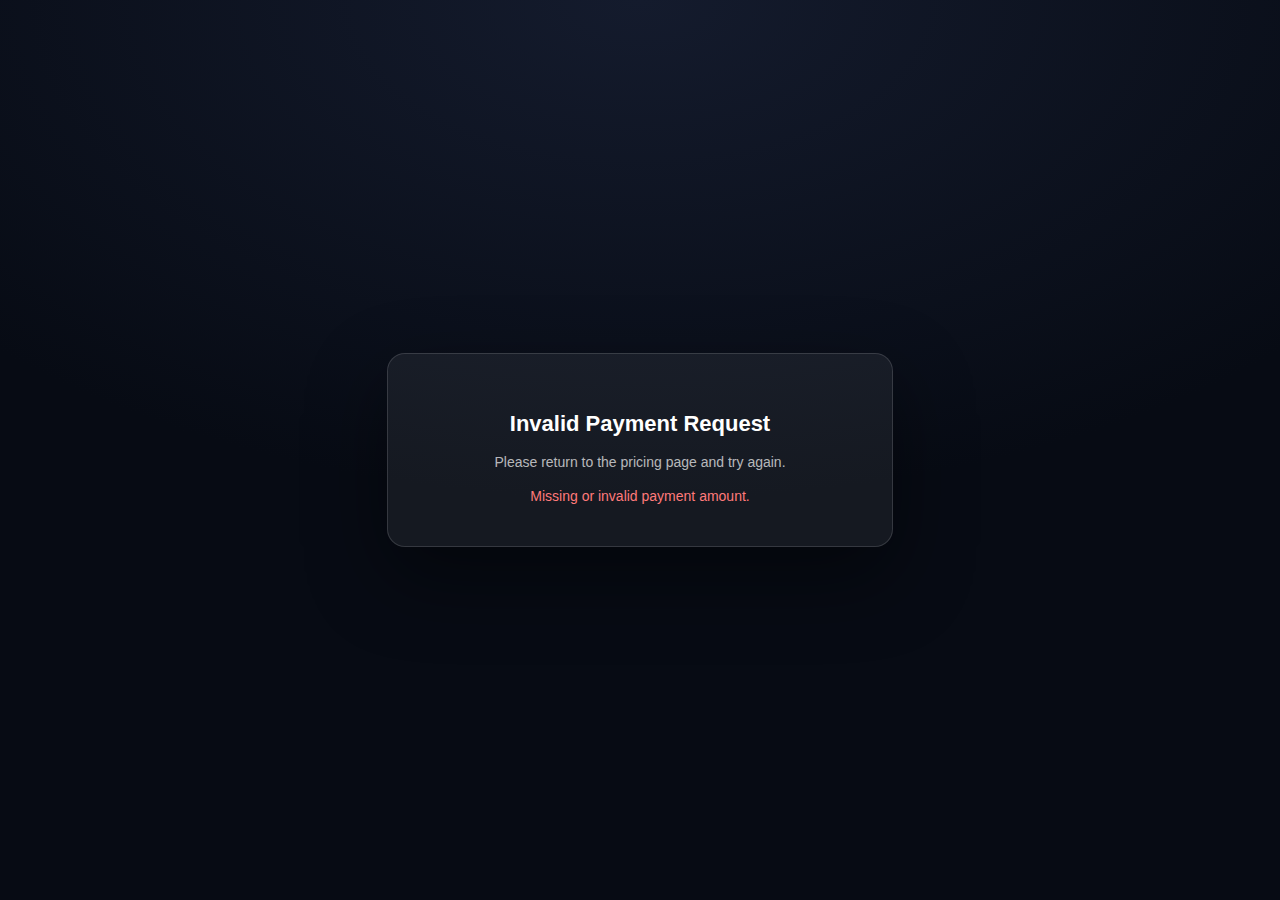
<file: stripe.html>
<!DOCTYPE html>
<html lang="en">
<head>
  <meta charset="UTF-8">
  <title>Redirecting to Secure Payment | NexGen AI</title>
  <meta name="viewport" content="width=device-width, initial-scale=1.0">
  <meta name="robots" content="noindex,nofollow">

  <style>
    body {
      margin: 0;
      min-height: 100vh;
      display: flex;
      align-items: center;
      justify-content: center;
      background: radial-gradient(900px 500px at top, #141b2d, #070b14);
      font-family: Inter, Arial, sans-serif;
      color: #ffffff;
    }

    .redirect-box {
      background: rgba(255,255,255,0.06);
      border: 1px solid rgba(255,255,255,0.14);
      border-radius: 18px;
      padding: 42px;
      max-width: 420px;
      width: 100%;
      text-align: center;
      box-shadow: 0 30px 80px rgba(0,0,0,0.45);
    }

    .redirect-box h1 {
      font-size: 22px;
      margin-bottom: 12px;
    }

    .redirect-box p {
      font-size: 14px;
      color: rgba(255,255,255,0.7);
      line-height: 1.6;
    }

    .loader {
      margin: 28px auto 10px;
      width: 46px;
      height: 46px;
      border-radius: 50%;
      border: 4px solid rgba(255,255,255,0.2);
      border-top-color: #5b7cfa;
      animation: spin 1s linear infinite;
    }

    @keyframes spin {
      to { transform: rotate(360deg); }
    }

    .error {
      color: #ff7a7a;
      margin-top: 14px;
      font-size: 14px;
    }
  </style>
</head>

<body>

<div class="redirect-box" id="box">
  <h1>Redirecting to Secure Payment</h1>
  <p>
    Please wait while we redirect you to Stripe’s
    secure checkout to complete your payment.
  </p>
  <div class="loader"></div>
</div>

<script>
  const params = new URLSearchParams(window.location.search);
  const amount = Number(params.get("amount"));

  // 🔒 HARD BLOCK INVALID ACCESS
  if (!amount || amount <= 0 || isNaN(amount)) {
    document.getElementById("box").innerHTML = `
      <h1>Invalid Payment Request</h1>
      <p>Please return to the pricing page and try again.</p>
      <div class="error">Missing or invalid payment amount.</div>
    `;
    throw new Error("Invalid Stripe amount");
  }

  // ✅ STRIPE CHECKOUT LINK
  // (Create one in Stripe → Products → Payment Links)
  const STRIPE_CHECKOUT_URL =
    "https://buy.stripe.com/TEST_CHECKOUT_LINK";

  // Smooth UX delay
  setTimeout(() => {
    window.location.href = STRIPE_CHECKOUT_URL;
  }, 700);
</script>

</body>
</html>
</file>
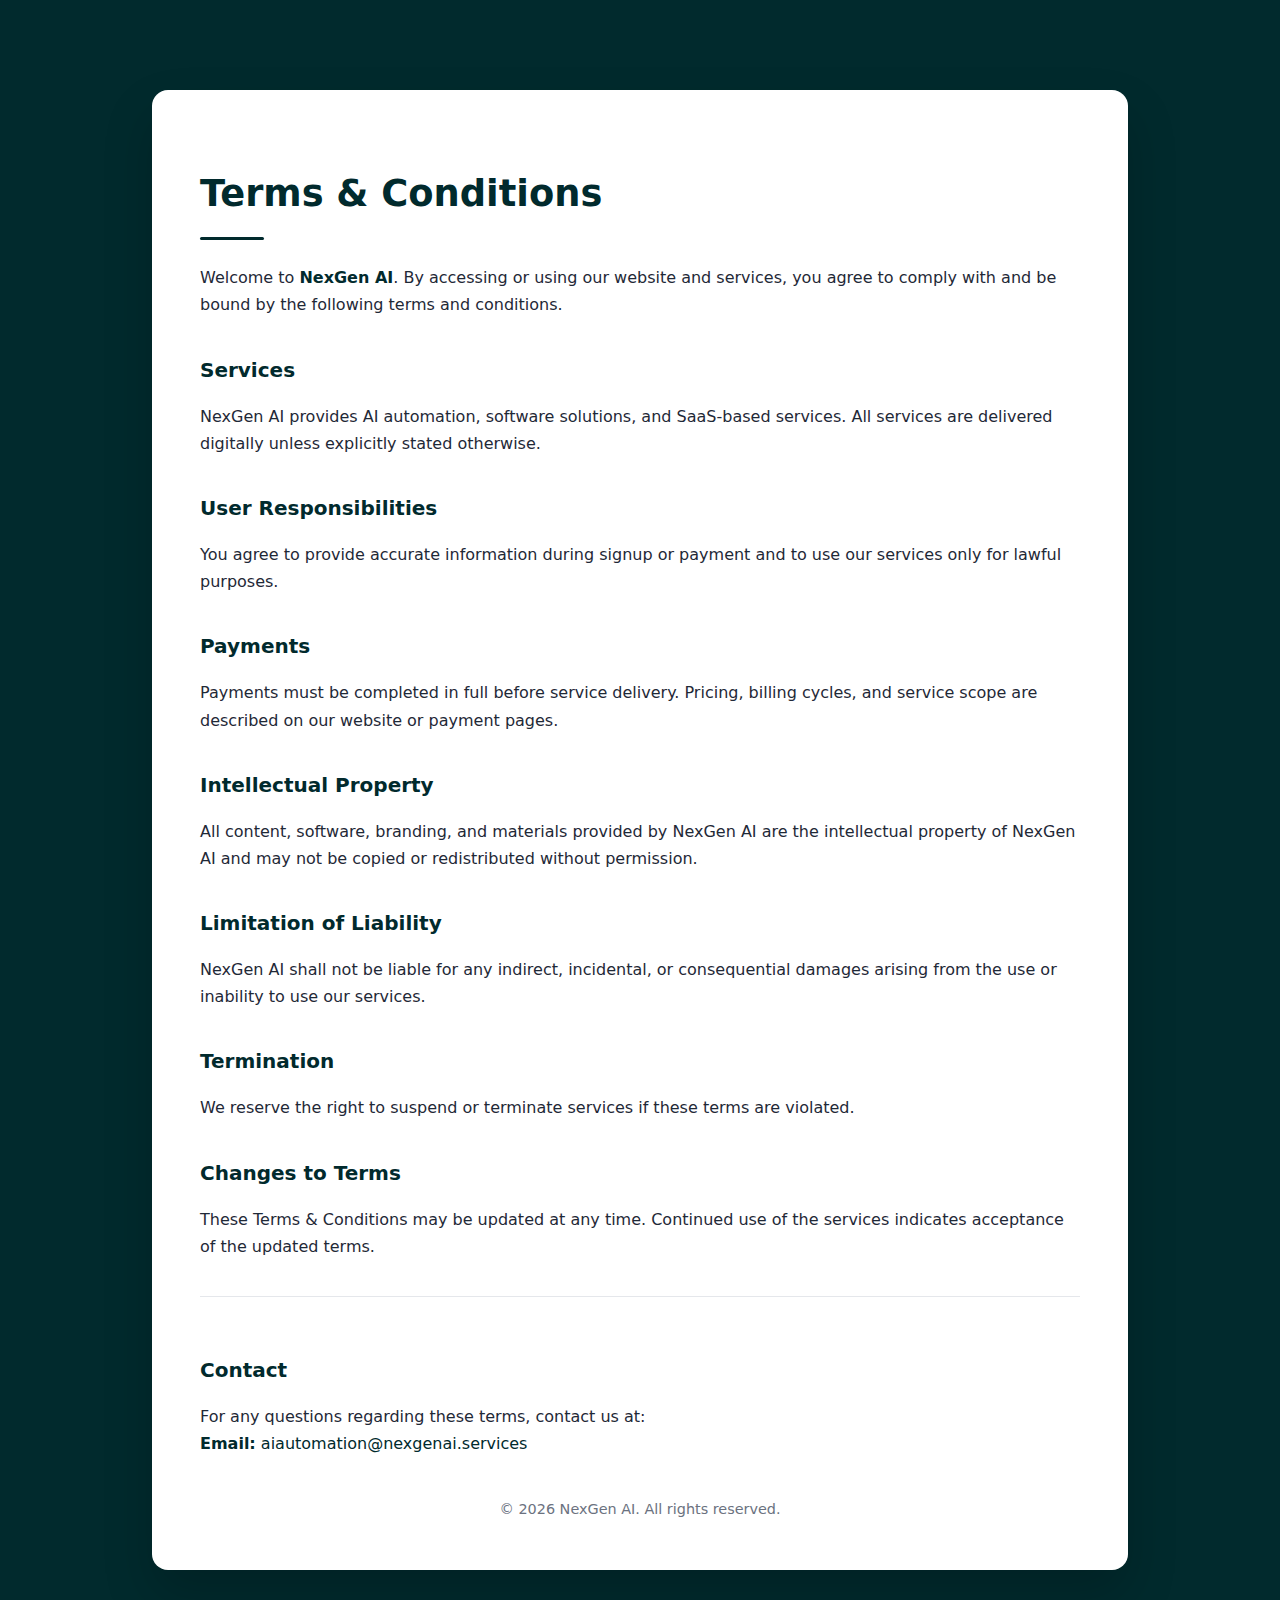
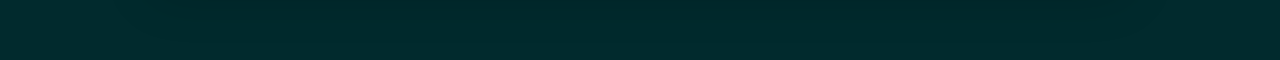
<file: terms.html>
<!DOCTYPE html>
<html lang="en">
  <!-- ================= FAVICON (ICON ONLY – ALL PAGES) ================= -->
<link rel="icon" type="image/x-icon" href="/favicon.ico?v=6">

<link rel="icon" type="image/png" sizes="32x32" href="/favicon-32x32.png?v=6">
<link rel="icon" type="image/png" sizes="16x16" href="/favicon-16x16.png?v=6">

<link rel="icon" type="image/png" sizes="192x192" href="/favicon-192.png?v=6">
<link rel="icon" type="image/png" sizes="512x512" href="/favicon-512.png?v=6">

<link rel="apple-touch-icon" href="/apple-touch-icon.png?v=6">

<meta name="theme-color" content="#012a2d">

<!-- ================= ORGANIZATION SCHEMA ================= -->
<script type="application/ld+json">
{
  "@context": "https://schema.org",
  "@type": "Organization",
  "name": "NexGen AI",
  "url": "https://nexflowautomationai-code.github.io/NEXGEN.AI/",
  "logo": "https://nexflowautomationai-code.github.io/NEXGEN.AI/favicon-512.png",
  "sameAs": [
    "https://www.instagram.com/",
    "https://www.linkedin.com/"
  ]
}
</script>


<head>
  <meta charset="UTF-8">
  <title>Terms & Conditions | NexGen AI</title>

  <style>
    body {
      margin: 0;
      font-family: Inter, system-ui, -apple-system, BlinkMacSystemFont, sans-serif;
      background-color: #012a2d;
      color: #1f2937;
      line-height: 1.7;
    }

    .policy-container {
      max-width: 880px;
      margin: 90px auto;
      padding: 48px;
      background-color: #ffffff;
      border-radius: 16px;
      box-shadow: 0 25px 50px rgba(0, 0, 0, 0.18);
    }

    h1 {
      font-size: 2.3rem;
      margin-bottom: 24px;
      color: #012a2d;
    }

    h1::after {
      content: "";
      display: block;
      width: 64px;
      height: 3px;
      background-color: #012a2d;
      margin-top: 12px;
      border-radius: 2px;
    }

    h2 {
      font-size: 1.25rem;
      margin-top: 34px;
      margin-bottom: 12px;
      color: #012a2d;
    }

    p {
      font-size: 1rem;
      margin-bottom: 14px;
      color: #1f2937;
    }

    strong {
      color: #012a2d;
      font-weight: 600;
    }

    .contact {
      margin-top: 36px;
      padding-top: 22px;
      border-top: 1px solid #e5e7eb;
    }

    a {
      color: #012a2d;
      text-decoration: none;
      font-weight: 500;
    }

    a:hover {
      text-decoration: underline;
    }

    footer {
      text-align: center;
      margin-top: 40px;
      font-size: 0.9rem;
      color: #6b7280;
    }

    @media (max-width: 768px) {
      .policy-container {
        margin: 40px 16px;
        padding: 30px;
      }

      h1 {
        font-size: 1.8rem;
      }
    }
  </style>
</head>

<body>

  <div class="policy-container">

    <h1>Terms & Conditions</h1>

    <p>
      Welcome to <strong>NexGen AI</strong>. By accessing or using our website and
      services, you agree to comply with and be bound by the following terms and
      conditions.
    </p>

    <h2>Services</h2>
    <p>
      NexGen AI provides AI automation, software solutions, and SaaS-based services.
      All services are delivered digitally unless explicitly stated otherwise.
    </p>

    <h2>User Responsibilities</h2>
    <p>
      You agree to provide accurate information during signup or payment and to use
      our services only for lawful purposes.
    </p>

    <h2>Payments</h2>
    <p>
      Payments must be completed in full before service delivery. Pricing, billing
      cycles, and service scope are described on our website or payment pages.
    </p>

    <h2>Intellectual Property</h2>
    <p>
      All content, software, branding, and materials provided by NexGen AI are the
      intellectual property of NexGen AI and may not be copied or redistributed
      without permission.
    </p>

    <h2>Limitation of Liability</h2>
    <p>
      NexGen AI shall not be liable for any indirect, incidental, or consequential
      damages arising from the use or inability to use our services.
    </p>

    <h2>Termination</h2>
    <p>
      We reserve the right to suspend or terminate services if these terms are
      violated.
    </p>

    <h2>Changes to Terms</h2>
    <p>
      These Terms & Conditions may be updated at any time. Continued use of the
      services indicates acceptance of the updated terms.
    </p>

    <div class="contact">
      <h2>Contact</h2>
      <p>
        For any questions regarding these terms, contact us at:
        <br>
        <strong>Email:</strong>
        <a href="mailto:aiautomation@nexgenai.services">aiautomation@nexgenai.services</a>
      </p>
    </div>

    <footer>
      © 2026 NexGen AI. All rights reserved.
    </footer>

  </div>

</body>
</html>
</file>
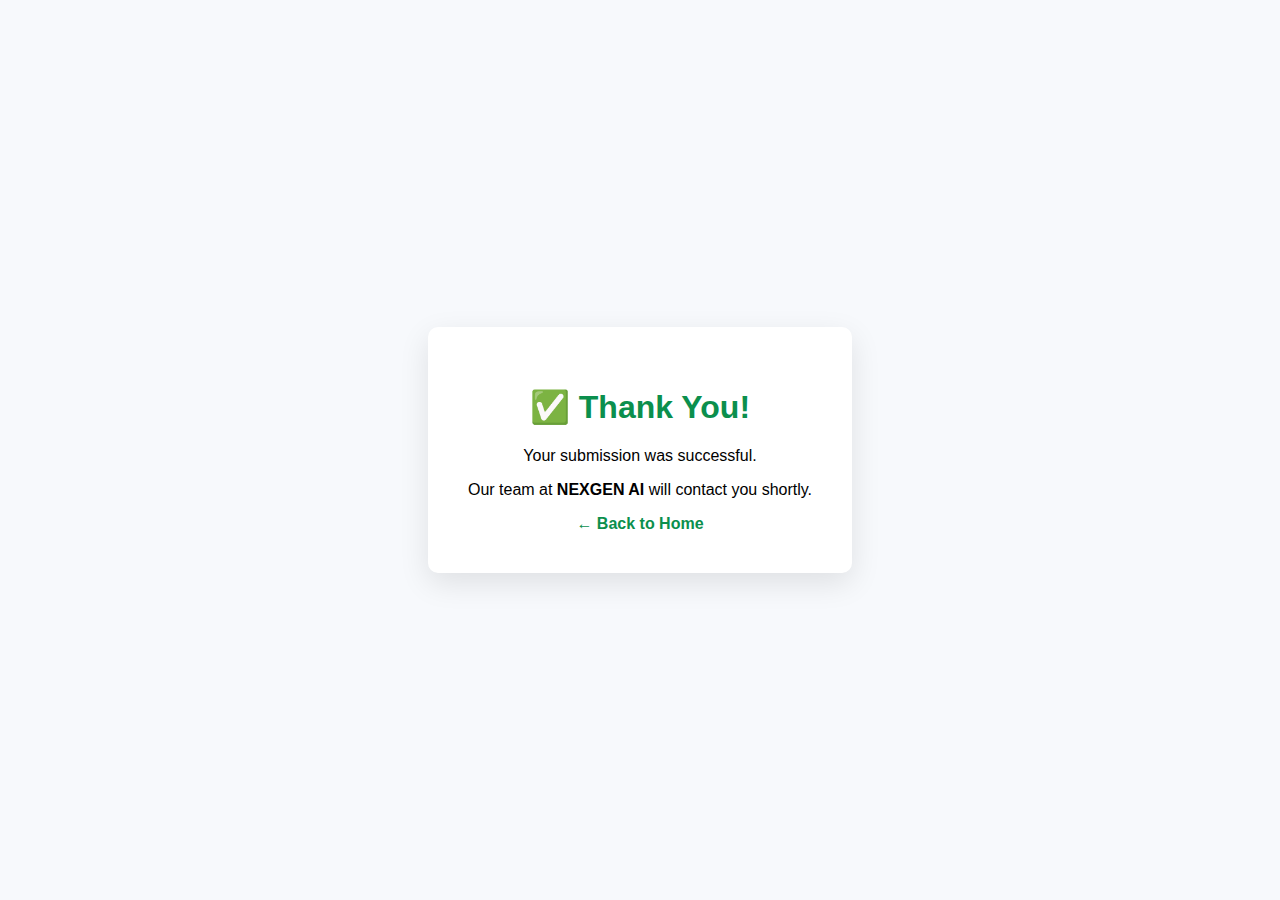
<file: thankyoufile.html>
<!DOCTYPE html>
<html lang="en">
<head>
  <meta charset="UTF-8">
  <title>Thank You | NEXGEN AI</title>
  <meta name="viewport" content="width=device-width, initial-scale=1.0">
  <meta name="robots" content="noindex">

  <style>
    body {
      font-family: Arial, sans-serif;
      background: #f7f9fc;
      display: flex;
      align-items: center;
      justify-content: center;
      height: 100vh;
      margin: 0;
    }
    .box {
      background: #fff;
      padding: 40px;
      max-width: 500px;
      text-align: center;
      border-radius: 10px;
      box-shadow: 0 10px 30px rgba(0,0,0,0.1);
    }
    h1 { color: #0b8f4d; }
    a { color: #0b8f4d; font-weight: bold; text-decoration: none; }
  </style>
</head>
<body>

<div class="box">
  <h1>✅ Thank You!</h1>
  <p>Your submission was successful.</p>
  <p>Our team at <strong>NEXGEN AI</strong> will contact you shortly.</p>
  <a href="/">← Back to Home</a>
</div>

</body>
</html>
</file>
<file: style.css>
/* =====================================================
   NexGen AI – CSS RESET
   File: 01-reset.css
   Scope: Global (All Pages)
   Purpose:
   - Normalize browser inconsistencies
   - Prevent layout bugs
   - Create a predictable foundation
===================================================== */

/* =====================================================
   1. UNIVERSAL RESET
===================================================== */

/*
  Remove default margin & padding
  Enforce consistent box model
*/
*,
*::before,
*::after {
  margin: 0;
  padding: 0;
  box-sizing: border-box;
}

/* =====================================================
   2. HTML & BODY NORMALIZATION
===================================================== */

/*
  Prevent horizontal overflow bugs
  Improve text rendering
*/
html {
  width: 100%;
  height: 100%;
  scroll-behavior: smooth;
  -webkit-text-size-adjust: 100%;
}

body {
  min-height: 100%;
  width: 100%;

  /* Typography baseline */
  font-family: "Roboto", system-ui, -apple-system, BlinkMacSystemFont, sans-serif;
  font-size: 16px;
  line-height: 1.6;

  /* Color safety */
  color: #0f172a;
  background-color: #ffffff;

  /* Rendering improvements */
  text-rendering: optimizeLegibility;
  -webkit-font-smoothing: antialiased;
  -moz-osx-font-smoothing: grayscale;

  overflow-x: hidden;
}

/* =====================================================
   3. MEDIA ELEMENT NORMALIZATION
===================================================== */

/*
  Prevent inline gaps
  Ensure responsiveness
*/
img,
video,
canvas,
svg {
  display: block;
  max-width: 100%;
  height: auto;
}

/* =====================================================
   4. FORM ELEMENT RESET
===================================================== */

/*
  Remove inconsistent browser styles
  Inherit typography
*/
input,
textarea,
select,
button {
  font: inherit;
  color: inherit;
  border: none;
  background: none;
  outline: none;
}

/*
  Remove default button styles
*/
button {
  cursor: pointer;
}

/*
  Prevent textarea resize breakage
*/
textarea {
  resize: vertical;
}

/* =====================================================
   5. LINK RESET
===================================================== */

/*
  Remove default underline
  Inherit color (design handled later)
*/
a {
  text-decoration: none;
  color: inherit;
}

/* =====================================================
   6. LIST RESET
===================================================== */

/*
  Lists will be styled explicitly
*/
ul,
ol {
  list-style: none;
}

/* =====================================================
   7. TABLE RESET
===================================================== */

table {
  border-collapse: collapse;
  border-spacing: 0;
}

/* =====================================================
   8. HEADING RESET
===================================================== */

/*
  Remove browser font scaling
  Headings styled in base.css
*/
h1,
h2,
h3,
h4,
h5,
h6 {
  font-weight: inherit;
  font-size: inherit;
}

/* =====================================================
   9. ACCESSIBILITY SAFETY
===================================================== */

/*
  Improve focus visibility for keyboard users
*/
:focus-visible {
  outline: 2px solid rgba(1, 42, 45, 0.5);
  outline-offset: 2px;
}

/* =====================================================
   10. REDUCED MOTION SUPPORT
===================================================== */

/*
  Respect OS-level reduced motion preferences
*/
@media (prefers-reduced-motion: reduce) {
  *,
  *::before,
  *::after {
    animation-duration: 0.01ms !important;
    animation-iteration-count: 1 !important;
    transition-duration: 0.01ms !important;
    scroll-behavior: auto !important;
  }
}

/* =====================================================
   END OF RESET
   ⚠ DO NOT ADD DESIGN HERE
===================================================== */


/* =====================================================
   NexGen AI – DESIGN TOKENS
   File: 02-variables.css
   Scope: Global
   Purpose:
   - Central source of truth for design values
   - Enables consistency, scaling, and theming
===================================================== */

:root {

  /* ===================================================
     1. BRAND COLORS
     =================================================== */

  /*
    Primary brand color
    Used for:
    - CTAs
    - Highlights
    - Active states
  */
  --color-primary-900: #012a2d;
  --color-primary-700: #012a2d;
  --color-primary-500: #012a2d;
  --color-primary-100: #ccfbf1;

  /*
    Accent / success color
  */
  --color-success-600: #16a34a;
  --color-success-100: #dcfce7;

  /*
    Info / link color
  */
  --color-info-600: #2563eb;
  --color-info-100: #dbeafe;

  /*
    Error / danger color
  */
  --color-danger-600: #dc2626;
  --color-danger-100: #fee2e2;

  /* ===================================================
     2. NEUTRAL COLORS (TEXT / BACKGROUND)
     =================================================== */

  /*
    Text colors
  */
  --color-text-900: #0f172a; /* headings */
  --color-text-700: #334155; /* body */
  --color-text-500: #64748b; /* muted */
  --color-text-300: #cbd5e1; /* disabled */

  /*
    Backgrounds
  */
  --color-bg-900: #020617;   /* dark sections */
  --color-bg-700: #0f172a;
  --color-bg-100: #f8fafc;   /* light sections */
  --color-bg-50:  #ffffff;

  /*
    Borders & dividers
  */
  --color-border-300: #e5e7eb;
  --color-border-200: #f1f5f9;

  /* ===================================================
     3. TYPOGRAPHY SYSTEM
     =================================================== */

  /*
    Font families
  */
  --font-primary: "Roboto", system-ui, -apple-system, sans-serif;
  --font-heading: "Montserrat", system-ui, -apple-system, sans-serif;

  /*
    Font sizes (scale-based)
  */
  --text-xs: 12px;
  --text-sm: 14px;
  --text-base: 16px;
  --text-md: 18px;
  --text-lg: 22px;
  --text-xl: 28px;
  --text-2xl: 36px;
  --text-3xl: 44px;
  --text-4xl: 56px;

  /*
    Font weights
  */
  --font-regular: 400;
  --font-medium: 500;
  --font-semibold: 600;
  --font-bold: 700;
  --font-extrabold: 800;

  /* ===================================================
     4. SPACING SYSTEM (8px GRID)
     =================================================== */

  /*
    Padding / margin scale
  */
  --space-1: 4px;
  --space-2: 8px;
  --space-3: 12px;
  --space-4: 16px;
  --space-5: 20px;
  --space-6: 24px;
  --space-7: 32px;
  --space-8: 40px;
  --space-9: 48px;
  --space-10: 64px;
  --space-11: 80px;
  --space-12: 100px;
  --space-13: 120px;

  /* ===================================================
     5. BORDER RADIUS
     =================================================== */

  --radius-sm: 6px;
  --radius-md: 10px;
  --radius-lg: 14px;
  --radius-xl: 18px;
  --radius-pill: 999px;

  /* ===================================================
     6. SHADOW SYSTEM (PREMIUM DEPTH)
     =================================================== */

  /*
    Subtle card shadow
  */
  --shadow-sm:
    0 1px 2px rgba(0, 0, 0, 0.04);

  /*
    Default card shadow
  */
  --shadow-md:
    0 10px 30px rgba(0, 0, 0, 0.08);

  /*
    Hover / elevated state
  */
  --shadow-lg:
    0 30px 70px rgba(0, 0, 0, 0.12);

  /*
    Focus / brand glow
  */
  --shadow-brand:
    0 0 0 4px rgba(1, 42, 45, 0.15);

  /* ===================================================
     7. TRANSITIONS & ANIMATION
     =================================================== */

  --transition-fast: 0.2s ease;
  --transition-base: 0.3s ease;
  --transition-slow: 0.45s ease;

  /* ===================================================
     8. Z-INDEX SCALE (STRICT ORDER)
     =================================================== */

  --z-base: 1;
  --z-header: 100;
  --z-dropdown: 300;
  --z-overlay: 600;
  --z-modal: 900;
  --z-toast: 1200;
}

/* =====================================================
   END OF DESIGN TOKENS
   All UI must reference variables from this file
===================================================== */



/* =====================================================
   NexGen AI – BASE STYLES
   File: 03-base.css
   Depends on: 02-variables.css
   Purpose:
   - Global typography
   - Buttons
   - Section spacing
   - Accessibility-safe defaults
===================================================== */


/* =====================================================
   1. HTML & BODY
===================================================== */

html {
  scroll-behavior: smooth;
}

body {
  font-family: var(--font-primary);
  font-size: var(--text-base);
  font-weight: var(--font-regular);
  line-height: 1.65;
  color: var(--color-text-700);
  background-color: var(--color-bg-50);
  -webkit-font-smoothing: antialiased;
  text-rendering: optimizeLegibility;
}


/* =====================================================
   2. HEADINGS SYSTEM
===================================================== */

h1,
h2,
h3,
h4,
h5,
h6 {
  font-family: var(--font-heading);
  color: var(--color-text-900);
  font-weight: var(--font-bold);
  line-height: 1.25;
  margin: 0;
}

h1 {
  font-size: var(--text-4xl);
  letter-spacing: -0.6px;
}

h2 {
  font-size: var(--text-3xl);
  letter-spacing: -0.4px;
}

h3 {
  font-size: var(--text-xl);
}

h4 {
  font-size: var(--text-lg);
}

h5 {
  font-size: var(--text-md);
}

h6 {
  font-size: var(--text-base);
}


/* =====================================================
   3. PARAGRAPHS & TEXT
===================================================== */

p {
  margin: 0;
  margin-top: var(--space-4);
  font-size: var(--text-base);
  color: var(--color-text-700);
}

p:first-child {
  margin-top: 0;
}

small {
  font-size: var(--text-sm);
  color: var(--color-text-500);
}


/* =====================================================
   4. LINKS
===================================================== */

a {
  color: var(--color-primary-700);
  text-decoration: none;
  transition: color var(--transition-fast);
}

a:hover {
  color: var(--color-primary-900);
}


/* =====================================================
   5. BUTTON SYSTEM (GLOBAL)
===================================================== */

button,
.primary-btn,
.btn-primary {
  display: inline-flex;
  align-items: center;
  justify-content: center;

  padding: var(--space-4) var(--space-7);
  font-size: var(--text-base);
  font-weight: var(--font-semibold);

  border-radius: var(--radius-lg);
  border: none;
  cursor: pointer;

  background: var(--color-primary-900);
  color: #ffffff;

  transition:
    background var(--transition-base),
    transform var(--transition-fast),
    box-shadow var(--transition-fast);
}

/* Hover */
button:hover,
.primary-btn:hover,
.btn-primary:hover {
  background: var(--color-primary-700);
  transform: translateY(-1px);
  box-shadow: var(--shadow-md);
}

/* Focus (Accessibility) */
button:focus-visible,
.primary-btn:focus-visible {
  outline: none;
  box-shadow: var(--shadow-brand);
}

/* Disabled */
button:disabled {
  opacity: 0.6;
  cursor: not-allowed;
  transform: none;
  box-shadow: none;
}


/* =====================================================
   6. SECONDARY / OUTLINE BUTTON
===================================================== */

.btn-outline {
  background: transparent;
  color: var(--color-primary-900);
  border: 2px solid var(--color-primary-900);
}

.btn-outline:hover {
  background: var(--color-primary-100);
}


/* =====================================================
   7. SECTIONS & LAYOUT RHYTHM
===================================================== */

section {
  padding: var(--space-13) var(--space-5);
}

@media (max-width: 900px) {
  section {
    padding: var(--space-11) var(--space-4);
  }
}


/* =====================================================
   8. CONTAINERS
===================================================== */

.container {
  max-width: 1200px;
  margin-left: auto;
  margin-right: auto;
}


/* =====================================================
   9. LISTS
===================================================== */

ul {
  margin: var(--space-5) 0;
  padding-left: var(--space-6);
}

ul li {
  margin-bottom: var(--space-2);
  color: var(--color-text-700);
}


/* =====================================================
   10. FORMS (BASIC)
===================================================== */

input,
select,
textarea {
  width: 100%;
  padding: var(--space-4);
  font-family: var(--font-primary);
  font-size: var(--text-sm);

  border-radius: var(--radius-md);
  border: 1px solid var(--color-border-300);
  background: #ffffff;

  transition:
    border-color var(--transition-fast),
    box-shadow var(--transition-fast);
}

input:focus,
select:focus,
textarea:focus {
  outline: none;
  border-color: var(--color-primary-700);
  box-shadow: var(--shadow-brand);
}

textarea {
  resize: vertical;
}


/* =====================================================
   11. UTILITY TEXT CLASSES
===================================================== */

.text-center {
  text-align: center;
}

.text-muted {
  color: var(--color-text-500);
}


/* =====================================================
   END OF BASE STYLES
===================================================== */




/* =====================================================
   NexGen AI – NAVBAR SYSTEM
   File: 04-navbar.css
   Depends on:
   - 02-variables.css
   - 03-base.css
===================================================== */


/* =====================================================
   1. NAVBAR SHELL
===================================================== */

.navbar {
  position: sticky;
  top: 0;
  width: 100%;
  height: 72px;
  background: var(--color-bg-50);
  border-bottom: 1px solid var(--color-border-300);
  z-index: var(--z-header);
}

.nav-container {
  max-width: 1300px;
  margin: 0 auto;
  height: 72px;
  padding: 0 var(--space-6);

  display: flex;
  align-items: center;
  justify-content: space-between;
}


/* =====================================================
   2. BRAND / LOGO
===================================================== */

.logo {
  font-family: var(--font-heading);
  font-size: 22px;
  font-weight: var(--font-bold);
  color: var(--color-primary-900);
  white-space: nowrap;
}

.logo span {
  color: var(--color-primary-700);
}


/* =====================================================
   3. DESKTOP NAVIGATION
===================================================== */

.nav-menu {
  display: flex;
  align-items: center;
  gap: var(--space-7);
}

.nav-link {
  position: relative;
  font-size: var(--text-sm);
  font-weight: var(--font-medium);
  color: var(--color-text-700);
  text-decoration: none;
  transition: color var(--transition-fast);
}

.nav-link:hover {
  color: var(--color-primary-900);
}

/* underline animation */
.nav-link::after {
  content: "";
  position: absolute;
  left: 0;
  bottom: -8px;
  width: 0;
  height: 2px;
  background: var(--color-primary-700);
  transition: width var(--transition-fast);
}

.nav-link:hover::after {
  width: 100%;
}


/* =====================================================
   4. HAMBURGER BUTTON (PREMIUM – DARK GREEN)
===================================================== */

.hamburger {
  display: none;
  width: 44px;
  height: 44px;
  min-width: 44px;
  min-height: 44px;

  flex-direction: column;
  align-items: center;
  justify-content: center;
  gap: 5px;

  cursor: pointer;
  z-index: calc(var(--z-header) + 2);
}

.hamburger span {
  display: block;
  width: 26px;
  height: 3px;
  background: #012a2d; /* ✅ corrected */
  border-radius: 3px;
  transition: transform 0.35s ease, opacity 0.25s ease;
}

/* X animation */
.hamburger.open span:nth-child(1) {
  transform: translateY(8px) rotate(45deg);
}

.hamburger.open span:nth-child(2) {
  opacity: 0;
}

.hamburger.open span:nth-child(3) {
  transform: translateY(-8px) rotate(-45deg);
}


/* =====================================================
   6. STICKY STATE (JS ADDS CLASS)
===================================================== */

.navbar-sticky {
  background: rgba(255, 255, 255, 0.96);
  backdrop-filter: blur(8px);
  box-shadow: var(--shadow-sm);
}
/* =====================================================
   END OF NAVBAR STYLES


/* =====================================================
   NexGen AI – HERO SECTION
   File: 05-hero.css
   Depends on:
   - 02-variables.css
   - 03-base.css
===================================================== */


/* =====================================================
   1. HERO WRAPPER
===================================================== */

.hero {
  position: relative;
  min-height: 88vh;

  display: flex;
  align-items: center;
  justify-content: center;

  padding: var(--space-13) var(--space-5);

  background:
    linear-gradient(
      135deg,
      var(--color-primary-900),
      var(--color-primary-700)
    );

  color: #ffffff;
  text-align: center;
  overflow: hidden;
}


/* =====================================================
   2. BACKGROUND GLOW (PREMIUM DEPTH)
===================================================== */

.hero::before {
  content: "";
  position: absolute;
  inset: 0;

  background:
    radial-gradient(
      circle at top right,
      rgba(255, 255, 255, 0.12),
      transparent 60%
    );

  pointer-events: none;
}


/* =====================================================
   3. HERO CONTENT
===================================================== */

.hero-content {
  position: relative;
  z-index: var(--z-base);
  max-width: 820px;
}


/* =====================================================
   4. HEADLINE
===================================================== */

.hero h1 {
  font-family: var(--font-heading);
  font-size: clamp(42px, 5vw, 64px);
  font-weight: var(--font-extrabold);
  letter-spacing: -0.8px;
  margin-bottom: var(--space-4);
  color: #ffffff;
}


/* =====================================================
   5. SUBTITLE
===================================================== */

.hero-subtitle {
  font-size: var(--text-md);
  font-weight: var(--font-medium);
  color: rgba(255, 255, 255, 0.9);
  margin-bottom: var(--space-6);
}


/* =====================================================
   6. DESCRIPTION
===================================================== */

.hero p {
  font-size: var(--text-md);
  max-width: 720px;
  margin-left: auto;
  margin-right: auto;
  color: rgba(255, 255, 255, 0.92);
  line-height: 1.75;
}


/* =====================================================
   7. PRIMARY CTA
===================================================== */

.hero .primary-btn {
  margin-top: var(--space-7);

  background: #ffffff;
  color: var(--color-primary-900);

  font-size: var(--text-base);
  font-weight: var(--font-semibold);

  border-radius: var(--radius-pill);
  padding: var(--space-4) var(--space-9);

  box-shadow:
    0 18px 40px rgba(0, 0, 0, 0.25);

  transition:
    transform var(--transition-fast),
    box-shadow var(--transition-fast);
}

.hero .primary-btn:hover {
  transform: translateY(-2px);
  box-shadow:
    0 26px 60px rgba(0, 0, 0, 0.35);
}


/* =====================================================
   8. MOBILE OPTIMIZATION
===================================================== */

@media (max-width: 900px) {

  .hero {
    min-height: auto;
    padding-top: 140px;
    padding-bottom: 120px;
  }

  .hero p {
    font-size: var(--text-base);
  }

  .hero .primary-btn {
    width: 100%;
    max-width: 320px;
  }
}
/* =====================================================
   END OF HERO SECTION



/* =====================================================
   NexGen AI – GLOBAL SECTIONS SYSTEM
   File: 06-sections.css
   Depends on:
   - 02-variables.css
   - 03-base.css
===================================================== */


/* =====================================================
   1. GENERIC SECTION WRAPPER
===================================================== */

section {
  position: relative;
  padding: var(--space-14) var(--space-5);
}


/* =====================================================
   2. SECTION MAX WIDTH
===================================================== */

.section-container {
  max-width: var(--container-xl);
  margin: 0 auto;
}


/* =====================================================
   3. SECTION HEADERS (USED EVERYWHERE)
===================================================== */

.section-header {
  max-width: 820px;
  margin: 0 auto var(--space-11);
  text-align: center;
}

.section-header h2 {
  font-family: var(--font-heading);
  font-size: clamp(32px, 4vw, 42px);
  font-weight: var(--font-extrabold);
  letter-spacing: -0.4px;
  margin-bottom: var(--space-4);
  color: var(--color-heading);
}

.section-header p {
  font-size: var(--text-md);
  line-height: 1.7;
  color: var(--color-muted);
  max-width: 680px;
  margin-left: auto;
  margin-right: auto;
}


/* =====================================================
   4. TWO-COLUMN GRID (CONTENT + CONTENT)
===================================================== */

.grid-2 {
  display: grid;
  grid-template-columns: repeat(2, 1fr);
  gap: var(--space-10);
}


/* =====================================================
   5. THREE-COLUMN GRID (CARDS)
===================================================== */

.grid-3 {
  display: grid;
  grid-template-columns: repeat(3, 1fr);
  gap: var(--space-9);
}


/* =====================================================
   6. FOUR-COLUMN GRID (LOGOS / STATS)
===================================================== */

.grid-4 {
  display: grid;
  grid-template-columns: repeat(4, 1fr);
  gap: var(--space-8);
}


/* =====================================================
   7. SECTION DIVIDERS (OPTIONAL)
===================================================== */

.section-divider {
  width: 100%;
  height: 1px;
  background: linear-gradient(
    to right,
    transparent,
    rgba(0, 0, 0, 0.08),
    transparent
  );
  margin: var(--space-14) 0;
}


/* =====================================================
   8. SECTION BACKGROUND VARIANTS
===================================================== */

.section-light {
  background: #ffffff;
}

.section-muted {
  background: #f8fafc;
}

.section-dark {
  background: var(--color-primary-900);
  color: #ffffff;
}

.section-dark .section-header h2 {
  color: #ffffff;
}

.section-dark .section-header p {
  color: rgba(255, 255, 255, 0.85);
}


/* =====================================================
   9. TEXT ALIGN HELPERS
===================================================== */

.text-center {
  text-align: center;
}

.text-left {
  text-align: left;
}

.text-right {
  text-align: right;
}


/* =====================================================
   10. MOBILE RESPONSIVENESS
===================================================== */

@media (max-width: 1024px) {

  .grid-4 {
    grid-template-columns: repeat(2, 1fr);
  }
}

@media (max-width: 900px) {

  section {
    padding: var(--space-12) var(--space-4);
  }

  .grid-3,
  .grid-2 {
    grid-template-columns: 1fr;
  }

  .section-header {
    margin-bottom: var(--space-9);
  }

  .section-header h2 {
    font-size: 30px;
  }
}

/* =====================================================
   END OF GLOBAL SECTIONS STYLES


/* =====================================================
   NexGen AI – SERVICES SECTION
   File: 07-services.css
   Depends on:
   - 02-variables.css
   - 03-base.css
   - 06-sections.css
===================================================== */


/* =====================================================
   SERVICES – ENTERPRISE CARD LAYOUT
   Premium SaaS / MNC Grade
===================================================== */


/* =====================================================
   1. SERVICES SECTION WRAPPER
===================================================== */

/* =====================================================
   1. SERVICES SECTION WRAPPER
   (Adds proper separation from Hero)
===================================================== */

.services-section {
  background: #ffffff;

  /* TOP spacing increased to breathe after hero */
  padding-top: calc(var(--space-14) + 40px);

  /* Side & bottom spacing unchanged */
  padding-right: var(--space-6);
  padding-left: var(--space-6);
  padding-bottom: var(--space-14);
}


/* =====================================================
   2. SERVICES HEADER
===================================================== */

/* =====================================================
   2. SERVICES HEADER (ADJUSTED DOWN)
===================================================== */

.services-header {
  max-width: 860px;

  /* 👇 pushes header slightly down from section top */
  margin-top: 32px;

  /* keeps spacing below header intact */
  margin-left: auto;
  margin-right: auto;
  margin-bottom: var(--space-12);

  text-align: center;
}

/* =====================================================
   3. MOBILE REFINEMENT
===================================================== */

@media (max-width: 900px) {
  .services-header {
    margin-top: 24px;
  }
}


/* =====================================================
   3. SERVICES GRID – ENTERPRISE DASHBOARD STYLE
===================================================== */

.services-grid {
  max-width: 1440px; /* wider for enterprise */
  margin: 0 auto;

  display: grid;
  grid-template-columns: repeat(4, 1fr); /* 👈 4 cards default */
  gap: var(--space-8);
}

/* Ultra-wide screens → 5 cards */
@media (min-width: 1600px) {
  .services-grid {
    grid-template-columns: repeat(5, 1fr);
  }
}



/* =====================================================
   4. SERVICE CARD – ENTERPRISE GRADE
===================================================== */

.service-card {
  position: relative;
  background: #ffffff;
  border-radius: 16px; /* less rounded = more professional */
  padding: var(--space-8);
  height: 100%;

  display: flex;
  flex-direction: column;

  border: 1px solid rgba(15, 23, 42, 0.08);

  box-shadow:
    0 6px 18px rgba(0, 0, 0, 0.05),
    inset 0 1px 0 rgba(255, 255, 255, 0.9);

  transition:
    transform 0.25s ease,
    box-shadow 0.25s ease,
    border-color 0.25s ease;
}

/* =====================================================
   5. CARD HOVER – SUBTLE, NOT MARKETING
===================================================== */

.service-card:hover {
  transform: translateY(-4px); /* reduced movement */
  border-color: rgba(1, 42, 45, 0.35);

  box-shadow:
    0 18px 40px rgba(0, 0, 0, 0.10),
    inset 0 1px 0 rgba(255, 255, 255, 0.95);
}


/* =====================================================
   6. SERVICE TITLE – SAAS STYLE
===================================================== */

.service-card h3 {
  font-family: var(--font-heading);
  font-size: 18.5px;
  font-weight: var(--font-semibold);
  line-height: 1.4;
  color: var(--text-primary);

  margin-bottom: var(--space-3);
}



/* =====================================================
   7. SERVICE DESCRIPTION – READABLE AT SCALE
===================================================== */

.service-card p {
  font-size: 14.8px;
  line-height: 1.7;
  color: var(--text-secondary);
  margin-bottom: var(--space-4);
}



/* =====================================================
   8. FEATURE LIST – CLEAN ENTERPRISE STYLE
===================================================== */

.service-card ul {
  list-style: none;
  padding: 0;
  margin-top: auto;
}

.service-card ul li {
  position: relative;
  padding-left: 22px;

  font-size: 13.8px;
  line-height: 1.55;
  color: var(--text-secondary);

  margin-bottom: 8px;
}

.service-card ul li::before {
  content: "✓";
  position: absolute;
  left: 0;
  top: 0;

  font-size: 13px;
  font-weight: 700;
  color: var(--color-primary);
}

/* =====================================================
   9. FEATURED CARD – EXECUTIVE SAFE
===================================================== */

.service-card.featured {
  border: 2px solid var(--color-primary);
  background: #ffffff;
}

.service-card.featured::after {
  content: "Recommended";
  position: absolute;
  top: 12px;
  right: 12px;

  padding: 4px 10px;
  font-size: 10px;
  font-weight: 600;
  letter-spacing: 0.6px;
  text-transform: uppercase;

  background: rgba(1, 42, 45, 0.08);
  color: var(--color-primary);
  border-radius: 6px;
}

/* =====================================================
   10. RESPONSIVE – ENTERPRISE
===================================================== */

@media (max-width: 1200px) {
  .services-grid {
    grid-template-columns: repeat(3, 1fr);
  }
}

@media (max-width: 900px) {
  .services-grid {
    grid-template-columns: repeat(2, 1fr);
  }
}

@media (max-width: 600px) {
  .services-grid {
    grid-template-columns: 1fr;
  }

  .service-card {
    padding: var(--space-7);
  }
}


/* =====================================================
   END OF SERVICES SECTION STYLES
   
/* =====================================================
   PROCESS – PREMIUM MINIMAL SAAS (ENHANCED)
===================================================== */


/* =====================================================
   PROCESS SECTION – ENTERPRISE SAAS FLOW
   Purpose: Explain methodology with clarity & authority
===================================================== */


/* =====================================================
   1. PROCESS SECTION WRAPPER
===================================================== */

.process-section {
  background: #ffffff;
  padding: 120px 24px; /* more breathing room */
}


/* =====================================================
   2. PROCESS HEADER (STRATEGIC INTRO)
===================================================== */

.process-header {
  max-width: 920px;
  margin: 0 auto 80px;
  text-align: center;
}

.process-header h2 {
  font-family: var(--font-heading, "Montserrat", sans-serif);
  font-size: clamp(34px, 4vw, 44px);
  font-weight: 700;
  letter-spacing: -0.4px;
  color: #012a2d;
  margin-bottom: 18px;
}

.process-header p {
  font-size: 17px;
  color: #4b5563;
  line-height: 1.75;
}


/* =====================================================
   3. PROCESS GRID (ENTERPRISE LAYOUT)
===================================================== */

.process-grid {
  max-width: 1280px;
  margin: 0 auto;

  display: grid;
  grid-template-columns: repeat(2, 1fr); /* clean & readable */
  gap: 40px;
}


/* =====================================================
   4. PROCESS CARD – BASE STRUCTURE
===================================================== */

.process-card {
  position: relative;
  background: #ffffff;
  border-radius: 18px;
  padding: 36px;

  border: 1px solid rgba(15, 23, 42, 0.08);

  box-shadow:
    0 8px 26px rgba(0, 0, 0, 0.06),
    inset 0 1px 0 rgba(255, 255, 255, 0.9);

  transition:
    transform 0.28s ease,
    box-shadow 0.28s ease,
    border-color 0.28s ease;
}


/* =====================================================
   5. PROCESS CARD – HOVER (PROFESSIONAL)
===================================================== */

.process-card:hover {
  transform: translateY(-6px);
  border-color: rgba(1, 42, 45, 0.35);

  box-shadow:
    0 26px 60px rgba(0, 0, 0, 0.12),
    inset 0 1px 0 rgba(255, 255, 255, 0.95);
}


/* =====================================================
   6. STEP NUMBER (01–10 INDICATOR)
===================================================== */

.process-card .step-number {
  display: inline-block;
  font-size: 12px;
  font-weight: 700;
  letter-spacing: 1.6px;
  text-transform: uppercase;
  color: #0f766e;

  margin-bottom: 12px;
}


/* =====================================================
   7. PROCESS TITLE
===================================================== */

.process-card h3 {
  font-family: var(--font-heading, "Montserrat", sans-serif);
  font-size: 22px;
  font-weight: 600;
  line-height: 1.4;
  color: #0f172a;

  margin-bottom: 16px;
}


/* =====================================================
   8. PROCESS DESCRIPTION
===================================================== */

.process-card p {
  font-size: 15.8px;
  line-height: 1.8;
  color: #374151;
  margin-bottom: 16px;
}

/* tighten spacing before highlight */
.process-card p:last-of-type {
  margin-bottom: 20px;
}


/* =====================================================
   9. OUTCOME / HIGHLIGHT BLOCK
===================================================== */

.process-card .highlight {
  margin-top: 22px;
  padding: 18px 22px;

  background: rgba(1, 42, 45, 0.04);
  border-left: 4px solid #012a2d;
  border-radius: 10px;

  font-size: 15px;
  line-height: 1.7;
  font-weight: 500;
  color: #0f172a;
}


/* =====================================================
   10. OPTIONAL FEATURED PROCESS
   Usage: .process-card.featured
===================================================== */

.process-card.featured {
  border: 2px solid #012a2d;

  background:
    linear-gradient(
      180deg,
      rgba(1, 42, 45, 0.05),
      #ffffff
    );
}


/* =====================================================
   11. RESPONSIVE – TABLET
===================================================== */

@media (max-width: 1100px) {
  .process-grid {
    grid-template-columns: 1fr;
  }
}


/* =====================================================
   12. RESPONSIVE – MOBILE
===================================================== */

@media (max-width: 768px) {

  .process-section {
    padding: 90px 20px;
  }

  .process-card {
    padding: 28px;
  }

  .process-header h2 {
    font-size: 32px;
  }

  .process-card h3 {
    font-size: 20px;
  }
}

/* =====================================================
   END OF PROCESS SECTION STYLES


/* =====================================================
   NexGen AI – FORMS & INPUT SYSTEM
   File: 08-forms.css
   Depends on:
   - 02-variables.css
   - 03-base.css
===================================================== */


/* =====================================================
   CONTACT SECTION – PREMIUM ENTERPRISE DESIGN
===================================================== */

.contact-us {
  background: linear-gradient(180deg, #f8fafc 0%, #ffffff 100%);
  padding: clamp(90px, 8vw, 140px) clamp(20px, 6vw, 80px);
}

/* ================= HEADER ================= */

.contact-header {
  max-width: 820px;
  margin: 0 auto 80px;
  text-align: center;
}

.contact-header h1 {
  font-size: clamp(36px, 4vw, 52px);
  font-weight: 700;
  letter-spacing: -0.03em;
  color: #0f172a;
  margin-bottom: 18px;
}

.contact-header p {
  font-size: 18px;
  line-height: 1.7;
  color: #475569;
}

/* ================= LAYOUT ================= */

.contact-wrapper {
  max-width: 1200px;
  margin: 0 auto;
  display: grid;
  grid-template-columns: 1fr 1.1fr;
  gap: 60px;
  align-items: stretch;
}

/* ================= LEFT INFO ================= */

.contact-info {
  background: linear-gradient(
    145deg,
    rgba(15, 23, 42, 0.05),
    rgba(15, 23, 42, 0.01)
  );
  border-radius: 24px;
  padding: 48px;
  border: 1px solid rgba(15, 23, 42, 0.08);
}

.contact-info h2 {
  font-size: 28px;
  font-weight: 600;
  color: #0f172a;
  margin-bottom: 18px;
}

.contact-info p {
  font-size: 16px;
  line-height: 1.7;
  color: #475569;
  margin-bottom: 28px;
}

.contact-info ul {
  list-style: none;
  padding: 0;
  margin: 0 0 32px;
}

.contact-info li {
  font-size: 15.5px;
  color: #1e293b;
  margin-bottom: 14px;
  display: flex;
  align-items: center;
  gap: 10px;
  font-weight: 500;
}

.support-note {
  font-size: 14.5px;
  color: #1e293b;
  background: rgba(37, 99, 235, 0.08);
  padding: 12px 16px;
  border-radius: 10px;
  display: inline-block;
}

/* ================= FORM ================= */

.contact-form {
  background: #ffffff;
  border-radius: 28px;
  padding: 52px;
  border: 1px solid rgba(15, 23, 42, 0.08);
  box-shadow:
    0 30px 60px rgba(15, 23, 42, 0.08),
    0 6px 16px rgba(15, 23, 42, 0.04);
}

/* Form groups */
.contact-form .form-group {
  margin-bottom: 22px;
}

/* Inputs */
.contact-form input,
.contact-form select,
.contact-form textarea {
  width: 100%;
  padding: 14px 16px;
  font-size: 15px;
  font-family: inherit;
  color: #0f172a;
  background: #ffffff;
  border-radius: 12px;
  border: 1px solid #cbd5e1;
  transition: all 0.25s ease;
}

/* Placeholder */
.contact-form ::placeholder {
  color: #94a3b8;
}

/* Focus */
.contact-form input:focus,
.contact-form select:focus,
.contact-form textarea:focus {
  outline: none;
  border-color: #2563eb;
  box-shadow: 0 0 0 4px rgba(37, 99, 235, 0.15);
}

/* Textarea */
.contact-form textarea {
  min-height: 140px;
  resize: vertical;
  line-height: 1.6;
}

/* ================= SELECT ARROW (SINGLE – FIXED) ================= */

/* =====================================================
   PREMIUM MINIMAL SELECT – CONTACT FORM
===================================================== */

.contact-form select {
  width: 100%;
  padding: 14px 44px 14px 16px;
  font-size: 15px;
  font-family: inherit;
  color: #0f172a;
  background-color: #ffffff;
  border-radius: 12px;
  border: 1px solid #e5e7eb;
  cursor: pointer;

  /* Remove native arrow */
  appearance: none;
  -webkit-appearance: none;
  -moz-appearance: none;

  /* Minimal custom arrow */
  background-image:
    linear-gradient(45deg, transparent 50%, #94a3b8 50%),
    linear-gradient(135deg, #94a3b8 50%, transparent 50%);
  background-position:
    calc(100% - 24px) 50%,
    calc(100% - 18px) 50%;
  background-size: 6px 6px;
  background-repeat: no-repeat;

  transition:
    border-color 0.25s ease,
    box-shadow 0.25s ease;
}

/* Focus – clean, subtle */
.contact-form select:focus {
  outline: none;
  border-color: #2563eb;
  box-shadow: 0 0 0 3px rgba(37, 99, 235, 0.12);
}

/* Hide arrow in old Edge / IE */
.contact-form select::-ms-expand {
  display: none;
}


/* ================= BUTTON ================= */

.contact-form .primary-btn {
  margin-top: 8px;
  width: 100%;
  padding: 16px;
  font-size: 16px;
  font-weight: 600;
  border-radius: 14px;
  border: none;
  cursor: pointer;
  color: #ffffff;

  background: linear-gradient(
    135deg,
    #012a2d,
    #012a2d
  );

  box-shadow: 0 14px 36px rgb(255, 255, 255);
  transition: transform 0.3s ease, box-shadow 0.3s ease;
}

.contact-form .primary-btn:hover {
  transform: translateY(-2px);
  box-shadow: 0 20px 48px rgb(255, 255, 255);
}

/* ================= RESPONSIVE ================= */

@media (max-width: 900px) {
  .contact-wrapper {
    grid-template-columns: 1fr;
  }

  .contact-info,
  .contact-form {
    padding: 36px;
  }

  .contact-header {
    margin-bottom: 60px;
  }
}

@media (max-width: 480px) {
  .contact-header h1 {
    font-size: 32px;
  }

  .contact-info,
  .contact-form {
    padding: 28px;
  }
}




/* =====================================================
   CONSULTATION FORM – EXECUTIVE CLASS
===================================================== */

.consultation-form {
  background:
    linear-gradient(180deg, #ffffff 0%, #f9fafb 100%);
  border-radius: 28px;
  padding: var(--space-11);
  display: flex;
  flex-direction: column;
  gap: var(--space-8);

  border: 1px solid rgba(15, 23, 42, 0.08);

  box-shadow:
    0 32px 80px rgba(15, 23, 42, 0.12),
    inset 0 1px 0 rgba(255, 255, 255, 0.7);
}

/* ================= INPUTS ================= */

.consultation-form input,
.consultation-form select,
.consultation-form textarea {
  width: 100%;
  padding: 15px 18px;
  font-family: var(--font-body);
  font-size: 15px;
  color: #0f172a;
  background: #ffffff;
  border-radius: 14px;
  border: 1px solid #e5e7eb;

  transition:
    border-color 0.25s ease,
    box-shadow 0.25s ease,
    transform 0.15s ease;
}

/* Hover – subtle lift */
.consultation-form input:hover,
.consultation-form select:hover,
.consultation-form textarea:hover {
  border-color: #cbd5e1;
}

/* Focus – elegant, not aggressive */
.consultation-form input:focus,
.consultation-form select:focus,
.consultation-form textarea:focus {
  outline: none;
  border-color: #012a2d;
  box-shadow:
    0 0 0 3px rgba(1, 42, 45, 0.14);
}

/* ================= TEXTAREA ================= */

.consultation-form textarea {
  min-height: 150px;
  line-height: 1.75;
  resize: vertical;
}

/* ================= SELECT ================= */

.consultation-form select {
  cursor: pointer;
  appearance: none;
  -webkit-appearance: none;
  -moz-appearance: none;

  background-image:
    linear-gradient(45deg, transparent 50%, #94a3b8 50%),
    linear-gradient(135deg, #94a3b8 50%, transparent 50%);
  background-position:
    calc(100% - 24px) 50%,
    calc(100% - 18px) 50%;
  background-size: 6px 6px;
  background-repeat: no-repeat;
}

/* ================= CTA BUTTON ================= */

.consultation-form .primary-btn {
  margin-top: var(--space-6);
  padding: 18px;
  font-size: 16px;
  font-weight: 600;
  letter-spacing: 0.4px;

  border-radius: 16px;
  border: none;
  cursor: pointer;
  color: #ffffff;

  background: linear-gradient(
    135deg,
    #012a2d,
    #03444a
  );

  box-shadow:
    0 18px 48px rgba(1, 42, 45, 0.35);

  transition:
    transform 0.3s ease,
    box-shadow 0.3s ease;
}

.consultation-form .primary-btn:hover {
  transform: translateY(-2px);
  box-shadow:
    0 26px 70px rgba(1, 42, 45, 0.45);
}

/* ================= PLACEHOLDER ================= */

.consultation-form ::placeholder {
  color: #9ca3af;
  font-weight: 400;
}

/* ================= NOTE ================= */

.form-note {
  margin-top: var(--space-4);
  font-size: 13px;
  color: #64748b;
  text-align: center;
}

/* ================= MOBILE ================= */

@media (max-width: 900px) {
  .consultation-form {
    padding: var(--space-8);
    border-radius: 22px;
  }
}


/* =====================================================
   PRICING / SETUP PLANS – HERO (GREEN, FIXED)
===================================================== */

.pricing-section {
  position: relative;
  padding: 150px 20px 170px;
  background: linear-gradient(
    135deg,
    #012a2d 0%,
    #03444a 100%
  );
  overflow: hidden;
}

/* Soft hero glow */
.pricing-section::before {
  content: "";
  position: absolute;
  inset: 0;
  background: radial-gradient(
    circle at top,
    rgba(255,255,255,0.06),
    transparent 65%
  );
  pointer-events: none;
}

/* =====================================================
   PRICING HEADER (FORCE WHITE)
===================================================== */

.pricing-header {
  max-width: 920px;
  margin: 0 auto 120px;
  text-align: center;
  position: relative;
  z-index: 1;
}

.pricing-header h1 {
  font-size: clamp(42px, 4.8vw, 58px);
  font-weight: var(--font-bold);
  letter-spacing: -0.045em;
  color: #ffffff; /* FORCE WHITE */
  margin-bottom: 22px;
}

.pricing-header p {
  font-size: 18px;
  line-height: 1.8;
  color: rgba(255, 255, 255, 0.85);
  max-width: 740px;
  margin: 0 auto;
}

/* =====================================================
   PRICING GRID
===================================================== */

.pricing-grid {
  position: relative;
  max-width: 1220px;
  margin: 0 auto;
  display: grid;
  grid-template-columns: repeat(3, 1fr);
  gap: 42px;
  z-index: 1;
}

/* =====================================================
   PRICING CARD – CLEAN & READABLE
===================================================== */

.pricing-card {
  background: #ffffff;
  border-radius: 26px;
  padding: 52px 46px;
  text-align: center;

  border: 1px solid rgba(15, 23, 42, 0.08);

  box-shadow:
    0 18px 48px rgba(15, 23, 42, 0.18);

  display: flex;
  flex-direction: column;

  transition:
    transform 0.35s ease,
    box-shadow 0.35s ease;
}

.pricing-card:hover {
  transform: translateY(-8px);
  box-shadow:
    0 32px 80px rgba(15, 23, 42, 0.28);
}

/* =====================================================
   FEATURED CARD
===================================================== */

.pricing-card.featured {
  border: 2px solid #012a2d;
  transform: translateY(-10px);
}

.pricing-card.featured::before {
  content: "Most Popular";
  position: absolute;
  top: -16px;
  left: 50%;
  transform: translateX(-50%);
  padding: 7px 20px;

  font-size: 12px;
  font-weight: 600;
  letter-spacing: 0.6px;
  text-transform: uppercase;

  color: #ffffff;
  background: #012a2d;
  border-radius: 999px;
}

/* =====================================================
   PRICING CONTENT (HIGH CONTRAST)
===================================================== */

.pricing-card h3 {
  font-size: 26px;
  font-weight: 700;
  margin-bottom: 14px;
  color: #0f172a;
}

.price {
  font-size: 48px;
  font-weight: 700;
  color: #012a2d;
  margin-bottom: 6px;
}

.price span {
  font-size: 15px;
  font-weight: 500;
  color: #475569;
}

.pricing-subtext {
  font-size: 14.5px;
  color: #475569;
  margin-bottom: 36px;
}

/* =====================================================
   FEATURES LIST
===================================================== */

.pricing-card ul {
  list-style: none;
  padding: 0;
  margin: 0 0 44px;
}

.pricing-card ul li {
  position: relative;
  padding-left: 30px;
  margin-bottom: 14px;

  font-size: 15px;
  line-height: 1.65;
  color: #1f2937;
}

.pricing-card ul li::before {
  content: "✓";
  position: absolute;
  left: 0;
  top: 1px;

  font-weight: 700;
  color: #0f766e;
}


/* =====================================================
   CTA BUTTON (CLEAR FOCUS)
===================================================== */

.pricing-card .btn-primary {
  padding: 18px 20px;
  border-radius: 14px;
  border: none;
  cursor: pointer;

  font-size: 15.5px;
  font-weight: 700;
  letter-spacing: 0.3px;

  color: #ffffff;
  background: linear-gradient(
    135deg,
    #012a2d,
    #03444a
  );

  box-shadow:
    0 18px 44px rgba(1, 42, 45, 0.45);

  transition:
    transform 0.25s ease,
    box-shadow 0.25s ease;
}

.pricing-card .btn-primary:hover {
  transform: translateY(-2px);
  box-shadow:
    0 26px 70px rgba(1, 42, 45, 0.6);
}
.pricing-card .btn-outline {
  padding: 18px 20px;
  border-radius: 14px;

  font-size: 15px;
  font-weight: 600;

  background: transparent;
  color: #012a2d;
  border: 2px solid rgba(1, 42, 45, 0.35);

  transition:
    background 0.25s ease,
    color 0.25s ease,
    transform 0.25s ease,
    box-shadow 0.25s ease;
}

.pricing-card .btn-outline:hover {
  background: #012a2d;
  color: #ffffff;
  transform: translateY(-2px);
  box-shadow:
    0 18px 48px rgba(1, 42, 45, 0.4);
}

.pricing-card .select-setup {
  width: 100%;
  margin-top: auto;
}

/* Custom AI single-card layout */
.pricing-grid.single-card {
  grid-template-columns: 1fr;
  justify-items: center;
}

.pricing-grid.single-card .pricing-card {
  max-width: 520px;
}


/* =====================================================
   MANAGEMENT SECTION – CLEAN WHITE (SAAS)
===================================================== */

.management-section {
  padding: 150px 20px 170px;
  background: #ffffff;
}

/* =====================================================
   MANAGEMENT HEADER
===================================================== */

.management-header {
  max-width: 900px;
  margin: 0 auto 90px;
  text-align: center;
}

.management-header h2 {
  font-size: clamp(40px, 4.5vw, 56px);
  font-weight: 700;
  letter-spacing: -0.04em;
  color: #0f172a;
  margin-bottom: 18px;
}

.management-header p {
  font-size: 18px;
  line-height: 1.75;
  color: #64748b;
  max-width: 720px;
  margin: 0 auto;
}

/* =====================================================
   MANAGEMENT GRID
===================================================== */

.management-grid {
  max-width: 1200px;
  margin: 0 auto;
  display: grid;
  grid-template-columns: repeat(3, 1fr);
  gap: 38px;
}

/* =====================================================
   MANAGEMENT CARD
===================================================== */

.management-card {
  background: #ffffff;
  border-radius: 26px;
  padding: 52px 46px;
  text-align: center;

  border: 1px solid rgba(15,23,42,0.08);

  box-shadow:
    0 20px 60px rgba(15,23,42,0.12),
    inset 0 1px 0 rgba(255,255,255,0.85);

  display: flex;
  flex-direction: column;

  transition:
    transform 0.3s ease,
    box-shadow 0.3s ease,
    border-color 0.3s ease;
}

.management-card:hover {
  transform: translateY(-8px);
  box-shadow:
    0 34px 90px rgba(15,23,42,0.18);
}

/* Featured */
.management-card.featured {
  border: 2px solid #012a2d;
  transform: translateY(-10px);
}

.plan-badge {
  position: absolute;
  top: -16px;
  left: 50%;
  transform: translateX(-50%);
  padding: 8px 22px;
  font-size: 12px;
  font-weight: 600;
  letter-spacing: 0.6px;
  text-transform: uppercase;
  color: #ffffff;
  background: #012a2d;
  border-radius: 999px;
}

/* =====================================================
   MANAGEMENT CONTENT
===================================================== */

.management-card h3 {
  font-size: 24px;
  font-weight: 700;
  color: #0f172a;
  margin-bottom: 14px;
}

.management-price {
  font-size: 44px;
  font-weight: 700;
  color: #012a2d;
  margin-bottom: 8px;
}

.management-price span {
  font-size: 14px;
  color: #64748b;
}

.management-card ul {
  list-style: none;
  padding: 0;
  margin: 32px 0 40px;
}

.management-card ul li {
  font-size: 15px;
  line-height: 1.65;
  color: #374151;
  margin-bottom: 14px;
}

/* Buttons */
.management-card button {
  margin-top: auto;
  padding: 16px;
  width: 100%;
  border-radius: 14px;
  font-size: 15px;
  font-weight: 600;
  cursor: pointer;
  border: none;
  transition: transform 0.25s ease, box-shadow 0.25s ease;
}

.btn-outline {
  background: transparent;
  color: #012a2d;
  border: 2px solid #012a2d;
}

.btn-outline:hover {
  background: #012a2d;
  color: #ffffff;
}

.btn-primary {
  background: linear-gradient(
    135deg,
    #012a2d,
    #03444a
  );
  color: #ffffff;
  box-shadow: 0 16px 40px rgba(1,42,45,0.45);
}

/* =====================================================
   RESPONSIVE
===================================================== */

@media (max-width: 1024px) {
  .pricing-grid,
  .management-grid {
    grid-template-columns: repeat(2, 1fr);
  }
}

@media (max-width: 768px) {
  .pricing-grid,
  .management-grid {
    grid-template-columns: 1fr;
  }

  .pricing-section,
  .management-section {
    padding: 120px 20px;
  }
}




/* =====================================================
   BILLING SUMMARY – PREMIUM SAAS
===================================================== */

.billing-section {
  max-width: 900px;
  margin: 140px auto 0;
  padding: 0 20px;
}

/* Hidden state (JS controlled) */
.billing-section.hidden {
  display: none;
}

/* =====================================================
   HEADER
===================================================== */

.billing-header {
  text-align: center;
  margin-bottom: 42px;
}

.billing-header h2 {
  font-size: clamp(32px, 3.5vw, 40px);
  font-weight: 700;
  letter-spacing: -0.03em;
  color: #0f172a;
  margin-bottom: 10px;
}

.billing-subtext {
  font-size: 16px;
  line-height: 1.65;
  color: #64748b;
  max-width: 560px;
  margin: 0 auto;
}

/* =====================================================
   BILLING CARD
===================================================== */

.billing-card {
  background: #ffffff;
  border-radius: 22px;
  padding: 36px 40px;

  border: 1px solid rgba(15, 23, 42, 0.08);

  box-shadow:
    0 18px 50px rgba(15, 23, 42, 0.12),
    inset 0 1px 0 rgba(255, 255, 255, 0.9);

  margin-bottom: 28px;
}

/* =====================================================
   BILLING ITEM ROW
===================================================== */

.billing-item {
  display: flex;
  align-items: center;
  justify-content: space-between;
  padding: 14px 0;
}

.billing-item .label {
  font-size: 15px;
  color: #475569;
}

.billing-item .value {
  font-size: 15.5px;
  font-weight: 600;
  color: #0f172a;
}

/* =====================================================
   DIVIDER
===================================================== */

.billing-divider {
  height: 1px;
  background: rgba(15, 23, 42, 0.08);
  margin: 18px 0;
}

/* =====================================================
   TOTAL ROW (EMPHASIZED)
===================================================== */

.billing-item.total {
  padding-top: 18px;
}

.billing-item.total .label {
  font-size: 15.5px;
  font-weight: 600;
  color: #0f172a;
}

.billing-item.total .value {
  font-size: 26px;
  font-weight: 700;
  color: #012a2d;
}

/* =====================================================
   NOTE BELOW CARD
===================================================== */

.billing-note {
  font-size: 14.5px;
  color: #64748b;
  text-align: center;
  margin: 22px 0 32px;
}

/* =====================================================
   PRIMARY CTA
===================================================== */

.billing-btn {
  display: block;
  width: 100%;
  max-width: 420px;
  margin: 0 auto;

  padding: 16px 20px;
  border-radius: 14px;
  border: none;
  cursor: pointer;

  font-size: 15.5px;
  font-weight: 600;
  letter-spacing: 0.3px;

  color: #ffffff;
  background: linear-gradient(
    135deg,
    #012a2d,
    #03444a
  );

  box-shadow:
    0 16px 40px rgba(1, 42, 45, 0.45);

  transition:
    transform 0.25s ease,
    box-shadow 0.25s ease;
}

.billing-btn:hover {
  transform: translateY(-2px);
  box-shadow:
    0 26px 60px rgba(1, 42, 45, 0.6);
}

/* =====================================================
   TRUST TEXT
===================================================== */

.billing-trust {
  margin-top: 22px;
  font-size: 13.5px;
  color: #94a3b8;
  text-align: center;
}

/* =====================================================
   RESPONSIVE
===================================================== */

@media (max-width: 768px) {
  .billing-card {
    padding: 30px 26px;
  }

  .billing-item.total .value {
    font-size: 22px;
  }
}

/* =====================================================
   END OF PRICING SECTION STYLES





/* =====================================================
   NexGen AI – STATIC & CONTENT PAGES
   File: 10-pages.css
   Scope: About, Legal, Policies, Long-form pages
===================================================== */


/* =====================================================
   NAVBAR – SAAS CLEAN
===================================================== */

.navbar {
  position: sticky;
  top: 0;
  z-index: 1000;

  background: #ffffff;
  border-bottom: 1px solid rgba(15, 23, 42, 0.06);
}

.nav-container {
  max-width: 1200px;
  margin: 0 auto;
  padding: 18px 20px;

  display: flex;
  align-items: center;
  justify-content: space-between;
}

.logo {
  font-size: 20px;
  font-weight: 700;
  color: #012a2d;
}

.logo span {
  color: #0f766e;
}

.nav-menu {
  display: flex;
  gap: 28px;
}

.nav-link {
  font-size: 14.5px;
  font-weight: 500;
  color: #334155;
  text-decoration: none;
}

.nav-link:hover,
.nav-link.active {
  color: #012a2d;
}


/* =====================================================
   DEMO HERO – PREMIUM SAAS
===================================================== */

.page-header {
  position: relative;
  padding: 160px 20px 140px;

  background: linear-gradient(
    135deg,
    #012a2d 0%,
    #03444a 100%
  );

  color: #ffffff;
  text-align: center;
  overflow: hidden;
}

.page-header::before {
  content: "";
  position: absolute;
  inset: 0;
  background: radial-gradient(
    circle at top,
    rgba(255, 255, 255, 0),
    transparent 65%
  );
}

.page-header-content {
  position: relative;
  max-width: 980px;
  margin: 0 auto;
  z-index: 1;
}

.page-header h1 {
  font-size: clamp(40px, 4.8vw, 56px);
  font-weight: 700;
  letter-spacing: -0.04em;
  line-height: 1.15;
  margin-bottom: 22px;
}

.page-header p {
  font-size: 18px;
  line-height: 1.7;
  color: rgba(255,255,255,0.9);
}


/* =====================================================
   DEMO SECTION
===================================================== */

.demo-section {
  padding: 120px 20px 140px;
  background: #ffffff;
  text-align: center;
}

.demo-title {
  font-size: 34px;
  font-weight: 700;
  color: #0f172a;
  margin-bottom: 40px;
}


/* =====================================================
   AUTOMATION SELECTOR – SAAS
===================================================== */

.automation-selector {
  max-width: 420px;
  margin: 0 auto 60px;
}

.automation-selector select {
  width: 100%;
  padding: 16px 20px;

  font-size: 15px;
  font-weight: 500;
  color: #0f172a;

  background: #ffffff;
  border-radius: 14px;
  border: 1px solid rgba(15,23,42,0.16);

  cursor: pointer;
  appearance: none;

  background-image:
    linear-gradient(45deg, transparent 50%, #64748b 50%),
    linear-gradient(135deg, #64748b 50%, transparent 50%);
  background-position:
    calc(100% - 22px) 50%,
    calc(100% - 16px) 50%;
  background-size: 6px 6px;
  background-repeat: no-repeat;

  transition:
    border-color 0.25s ease,
    box-shadow 0.25s ease;
}

.automation-selector select:focus {
  outline: none;
  border-color: #012a2d;
  box-shadow: 0 0 0 4px rgba(1,42,45,0.15);
}


/* =====================================================
   DEMO VIDEO WRAPPER
===================================================== */

/* =====================================================
   DEMO MEDIA – VIDEO + FLOWCHART
===================================================== */

.demo-media-wrapper {
  max-width: 1200px;
  margin: 0 auto;
  display: none;

  grid-template-columns: 1.2fr 0.8fr;
  gap: 36px;

  align-items: center;
}

/* Video */
.demo-video {
  border-radius: 22px;
  overflow: hidden;
  background: #000;

  box-shadow:
    0 30px 80px rgba(15,23,42,0.25);
}

.demo-video iframe {
  width: 100%;
  height: 420px;
  border: none;
}

/* Flowchart */
.demo-image {
  background: #ffffff;
  border-radius: 22px;
  padding: 24px;

  box-shadow:
    0 18px 50px rgba(15,23,42,0.12);
}

.demo-image img {
  width: 100%;
  height: auto;
  display: block;
}

/* =====================================================
   RESPONSIVE
===================================================== */

@media (max-width: 900px) {
  .demo-media-wrapper {
    grid-template-columns: 1fr;
  }

  .demo-video iframe {
    height: 260px;
  }
}


.demo-image img {
  width: 100%;
  height: auto;
  display: block !important;
  opacity: 1 !important;
}


/* =====================================================
   RESPONSIVE
===================================================== */

@media (max-width: 768px) {

  .nav-menu {
    display: none;
  }

  .page-header {
    padding: 120px 20px 100px;
  }

  .page-header h1 {
    font-size: 34px;
  }

  .demo-title {
    font-size: 28px;
  }

  .demo-video-wrapper iframe {
    height: 280px;
  }
}



/* =====================================================
   LONG FORM CONTENT (ABOUT / ARTICLES)
===================================================== */

.about-article {
  max-width: 820px;
  margin: 140px auto;
  padding: 0 20px;

  font-family: var(--font-body);
  color: var(--text-primary);
}

/* Article Heading */
.about-article .article-header h1 {
  font-size: 46px;
  line-height: 1.25;
  margin-bottom: 18px;
}

/* Subtitle */
.article-subtitle {
  font-size: 18px;
  color: var(--text-muted);
  margin-bottom: 72px;
}

/* Body */
.about-article p {
  font-size: 18px;
  line-height: 1.9;
  margin-bottom: 30px;
}

/* Subheadings */
.about-article h2 {
  font-size: 30px;
  margin: 80px 0 24px;
  color: var(--text-primary);
}

/* Pull Quote */
.about-article blockquote {
  margin: 64px 0;
  padding-left: 28px;

  border-left: 4px solid var(--color-accent);

  font-size: 22px;
  line-height: 1.6;
  font-weight: var(--font-medium);
  color: #111827;
}


/* =====================================================
   POLICY / LEGAL CONTAINERS
===================================================== */

.policy-container {
  max-width: 880px;
  margin: 120px auto;
  padding: 48px;

  background: #020617;
  border-radius: 18px;
  border: 1px solid #1e293b;

  color: #e5e7eb;
  line-height: 1.75;
}

.policy-container h1 {
  font-size: 34px;
  margin-bottom: 28px;
  color: #ffffff;
}

.policy-container h2 {
  font-size: 20px;
  margin: 40px 0 16px;
  color: #c7d2fe;
}

.policy-container p {
  font-size: 16px;
  margin-bottom: 18px;
  color: #d1d5db;
}

.policy-container hr {
  border: none;
  border-top: 1px solid #1e293b;
  margin: 48px 0;
}

.policy-back {
  display: inline-block;
  margin-top: 36px;
  font-size: 15px;
  font-weight: var(--font-medium);
  color: #23bdff;
}


/* =====================================================
   FOOTER – PREMIUM SAAS (GREEN & WHITE)
===================================================== */

.site-footer {
  background: linear-gradient(
    180deg,
    #012a2d 0%,
    #021e20 100%
  );
  color: #ffffff;
  padding: 80px 20px 64px;
}

/* =====================================================
   FOOTER GRID
===================================================== */

.footer-container {
  max-width: 1200px;
  margin: 0 auto;

  display: grid;
  grid-template-columns: 1.3fr 0.7fr;
  gap: 56px;
}

/* =====================================================
   BRAND BLOCK
===================================================== */

.footer-brand .brand-name {
  font-size: 24px;
  font-weight: var(--font-bold);
  letter-spacing: -0.3px;
  margin-bottom: 14px;
  color: #ffffff;
}

.footer-brand .brand-name span {
  color: #ffffff; /* soft premium green */
}

.footer-brand .brand-tagline {
  font-size: 14.5px;
  line-height: 1.75;
  color: rgba(255, 255, 255, 0.85);
  max-width: 460px;
}

/* =====================================================
   FOOTER LINKS
===================================================== */

.footer-links {
  display: flex;
  flex-direction: column;
  justify-content: center;
  gap: 16px;
}

.footer-links a {
  font-size: 14.5px;
  font-weight: var(--font-medium);
  color: rgba(255, 255, 255, 0.88);
  text-decoration: none;

  transition:
    opacity 0.25s ease,
    transform 0.25s ease;
}

.footer-links a:hover {
  opacity: 1;
  transform: translateX(4px);
  text-decoration: underline;
}

/* =====================================================
   OPTIONAL TOP DIVIDER (SUBTLE)
===================================================== */

.site-footer::before {
  content: "";
  display: block;
  height: 1px;
  background: rgba(255, 255, 255, 0.12);
  margin-bottom: 56px;
}

/* =====================================================
   RESPONSIVE
===================================================== */

@media (max-width: 900px) {
  .footer-container {
    grid-template-columns: 1fr;
    gap: 40px;
    text-align: center;
  }

  .footer-links {
    align-items: center;
  }

  .footer-links a:hover {
    transform: none;
  }
}


/* =====================================================
   HERO SECTION – FORCE WHITE TITLES
   (Fix color inheritance issue)
===================================================== */

.page-header h1,
.page-header p {
  color: #ffffff !important;
}


/* =====================================================
   AUTOMATION VALUE SECTION – PREMIUM SAAS
===================================================== */

.automation-value-section {
  padding: 140px 20px;
  background: #012a2d;
}

.value-header {
  max-width: 900px;
  margin: 0 auto 90px;
  text-align: center;
}

.value-header h2 {
  font-size: clamp(36px, 4.5vw, 48px);
  font-weight: 700;
  color: var(--color-primary);
  margin-bottom: 20px;
  letter-spacing: -0.03em;
}

.value-header p {
  font-size: 18px;
  line-height: 1.75;
  color: var(--text-muted);
  max-width: 760px;
  margin: 0 auto;
}

/* ================= GRID ================= */

.value-grid {
  max-width: 1200px;
  margin: 0 auto;
  display: grid;
  grid-template-columns: repeat(4, 1fr);
  gap: 36px;
}

/* ================= CARDS ================= */

.value-card {
  background: #ffffff;
  border-radius: 22px;
  padding: 42px 36px;
  border: 1px solid rgba(0, 0, 0, 0.06);

  box-shadow: 0 18px 40px rgba(0, 0, 0, 0.08);

  transition: transform 0.3s ease, box-shadow 0.3s ease;
}

.value-card:hover {
  transform: translateY(-8px);
  box-shadow: 0 32px 70px rgba(0, 0, 0, 0.18);
}

.value-card h3 {
  font-size: 20px;
  font-weight: 700;
  color: var(--color-primary);
  margin-bottom: 14px;
}

.value-card p {
  font-size: 15.5px;
  color: var(--text-secondary);
  margin-bottom: 12px;
}

.value-card span {
  font-size: 14.5px;
  line-height: 1.6;
  color: var(--text-muted);
}

/* ================= CTA ================= */

.value-cta {
  margin-top: 90px;
  text-align: center;
}

.value-cta p {
  font-size: 20px;
  font-weight: 600;
  color: var(--color-primary);
  line-height: 1.6;
}

/* ================= RESPONSIVE ================= */

@media (max-width: 1024px) {
  .value-grid {
    grid-template-columns: repeat(2, 1fr);
  }
}

@media (max-width: 768px) {
  .automation-value-section {
    padding: 110px 20px;
  }

  .value-grid {
    grid-template-columns: 1fr;
  }

  .value-card {
    padding: 36px 30px;
  }
}

/* ===== FONT COLOR OVERRIDES (NO LAYOUT CHANGE) ===== */

.value-header h2,
.value-header p {
  color: #ffffff;
}

.value-card h3,
.value-card p,
.value-card span {
  color: #000000;
}

.value-cta p {
  color: #ffffff;
}

/* =====================================================
   CONSULTATION NOTICE (POPUP)
===================================================== */

.notice-popup {
  position: fixed;
  bottom: 24px;
  right: 24px;
  z-index: 9999;
}

.notice-box {
  background: #11162a;
  color: #ffffff;
  padding: 18px 20px;
  border-radius: 14px;
  box-shadow: 0 18px 45px rgba(0, 0, 0, 0.45);
  max-width: 380px;
  display: flex;
  gap: 14px;
  animation: noticeFadeUp 0.4s ease;
}

.notice-text strong {
  font-size: 14px;
  font-weight: 600;
}

.notice-text p {
  font-size: 13px;
  color: #b5b9d6;
  margin: 6px 0 0;
  line-height: 1.55;
}

.notice-close {
  background: transparent;
  border: none;
  color: #9aa0c4;
  font-size: 18px;
  cursor: pointer;
  margin-left: auto;
}

.notice-close:hover {
  color: #ffffff;
}

.hidden {
  display: none;
}

@keyframes noticeFadeUp {
  from {
    opacity: 0;
    transform: translateY(14px);
  }
  to {
    opacity: 1;
    transform: translateY(0);
  }
}

/* =====================================================
   NOTICE SECTION (STATIC)
===================================================== */

.notice-section {
  background: #ffffff;
  padding: 60px 20px;
}

.notice-container {
  max-width: 900px;
  margin: auto;
  background: var(--color-primary-900);
  border-radius: 16px;
  padding: 40px;
}

.notice-container h3 {
  font-size: 24px;
  margin-bottom: 16px;
  color: #ffffff;
  letter-spacing: 0.4px;
}

.notice-container p {
  font-size: 15.5px;
  line-height: 1.7;
  color: #ffffff;
  margin-bottom: 14px;
}

.notice-highlight {
  margin-top: 18px;
  font-weight: 600;
  color: #fbbf24;
}
</file>
